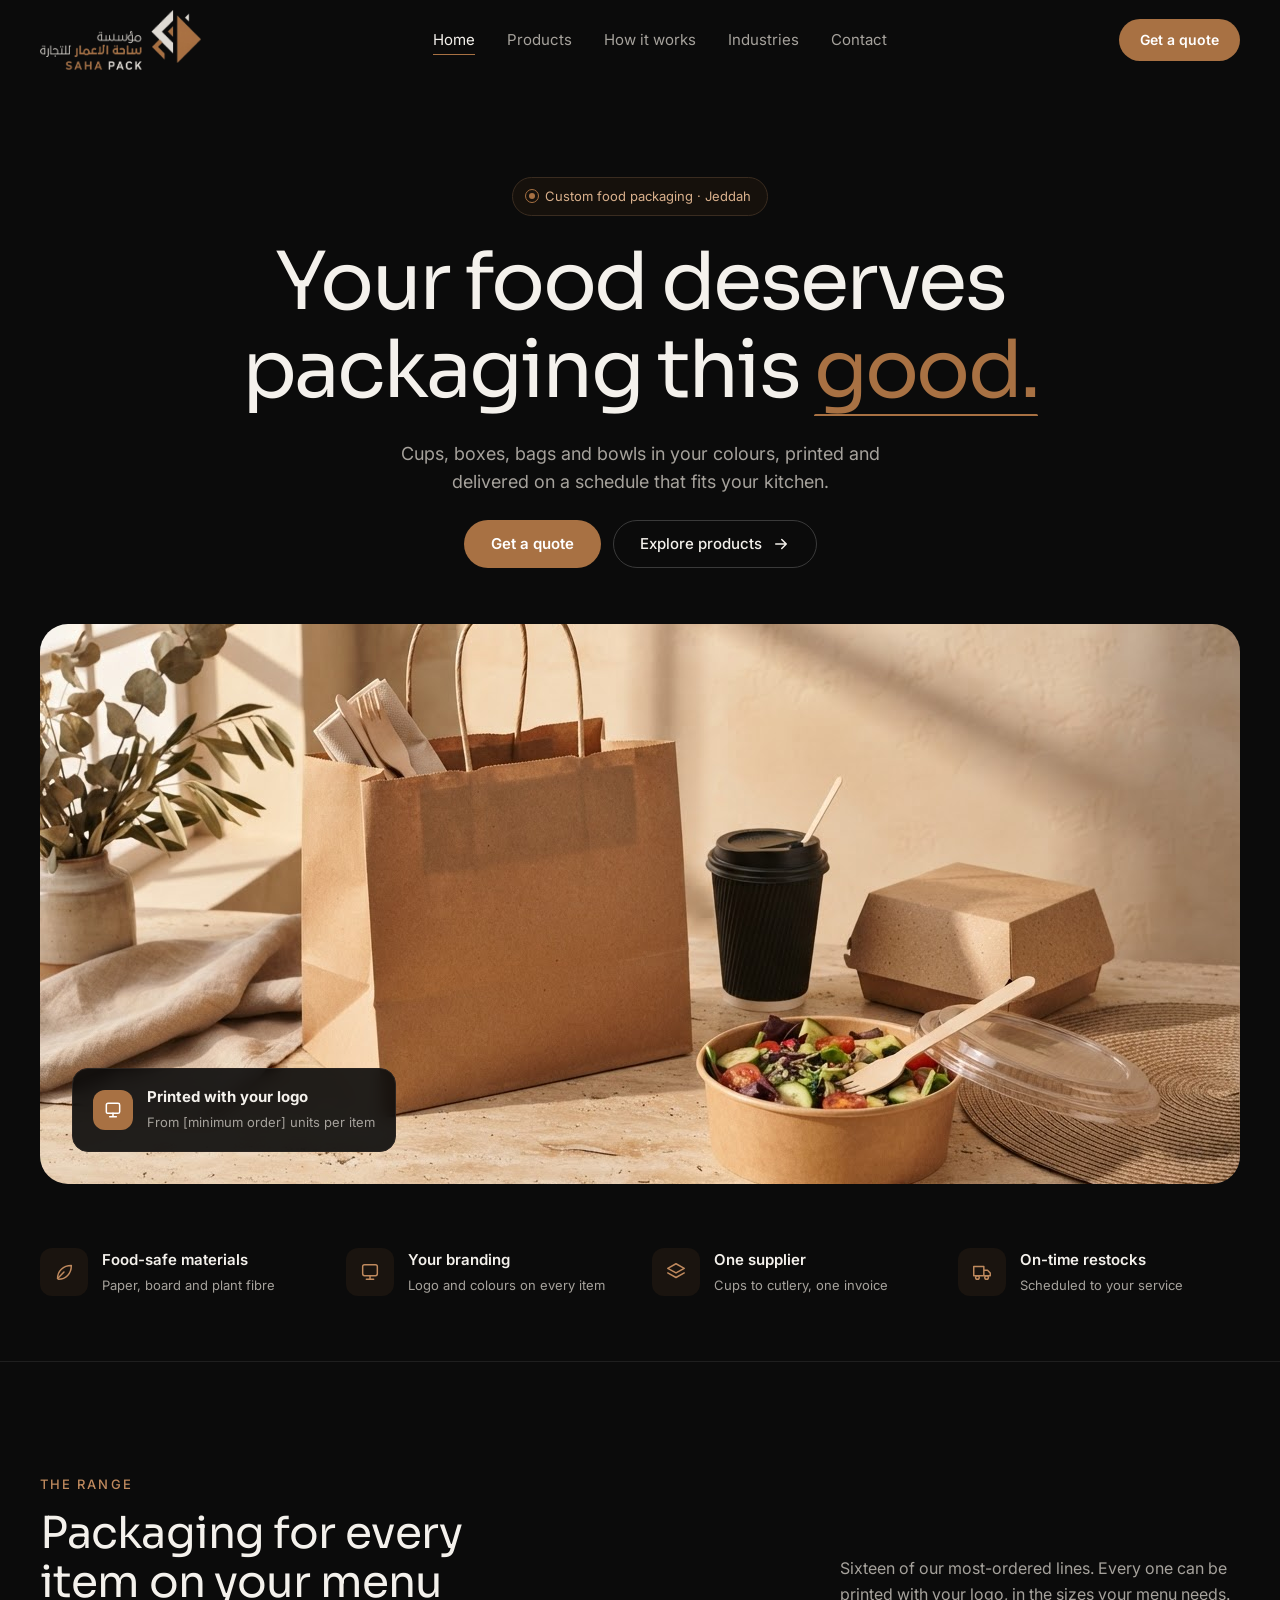
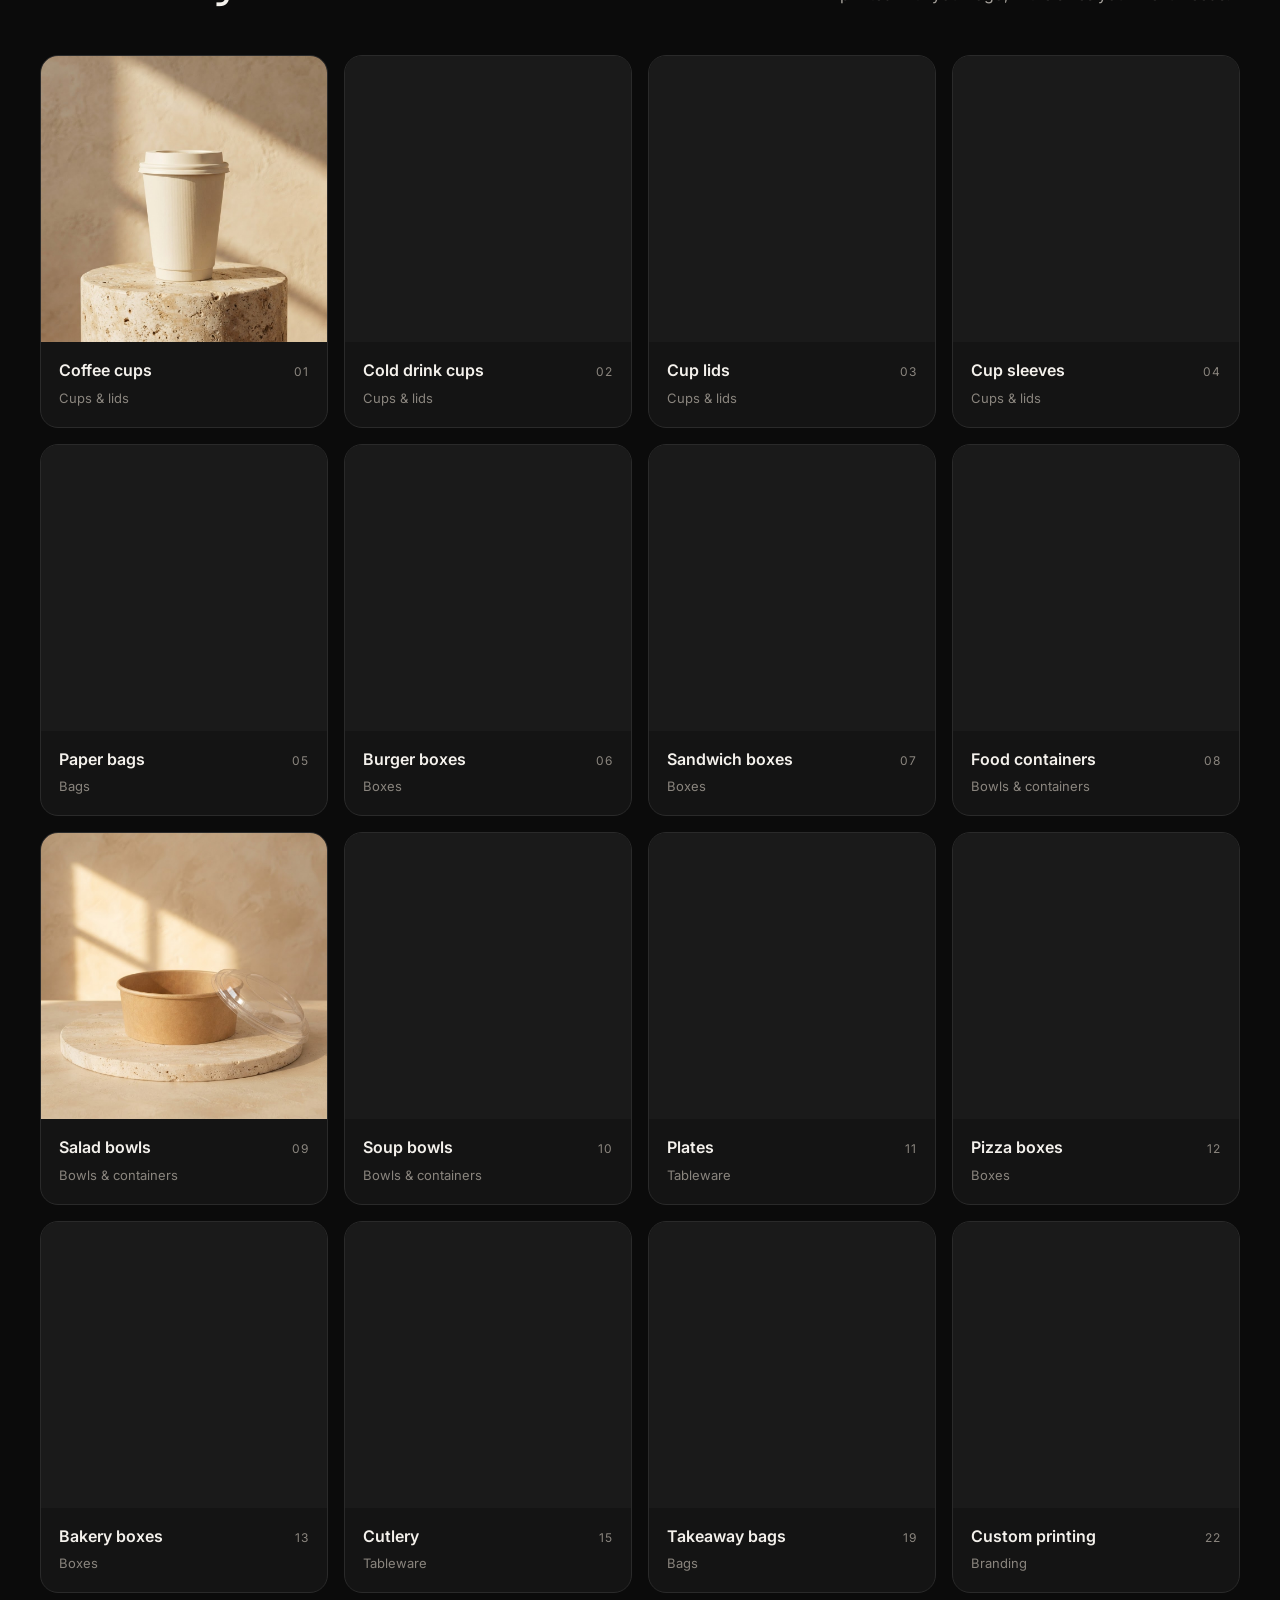
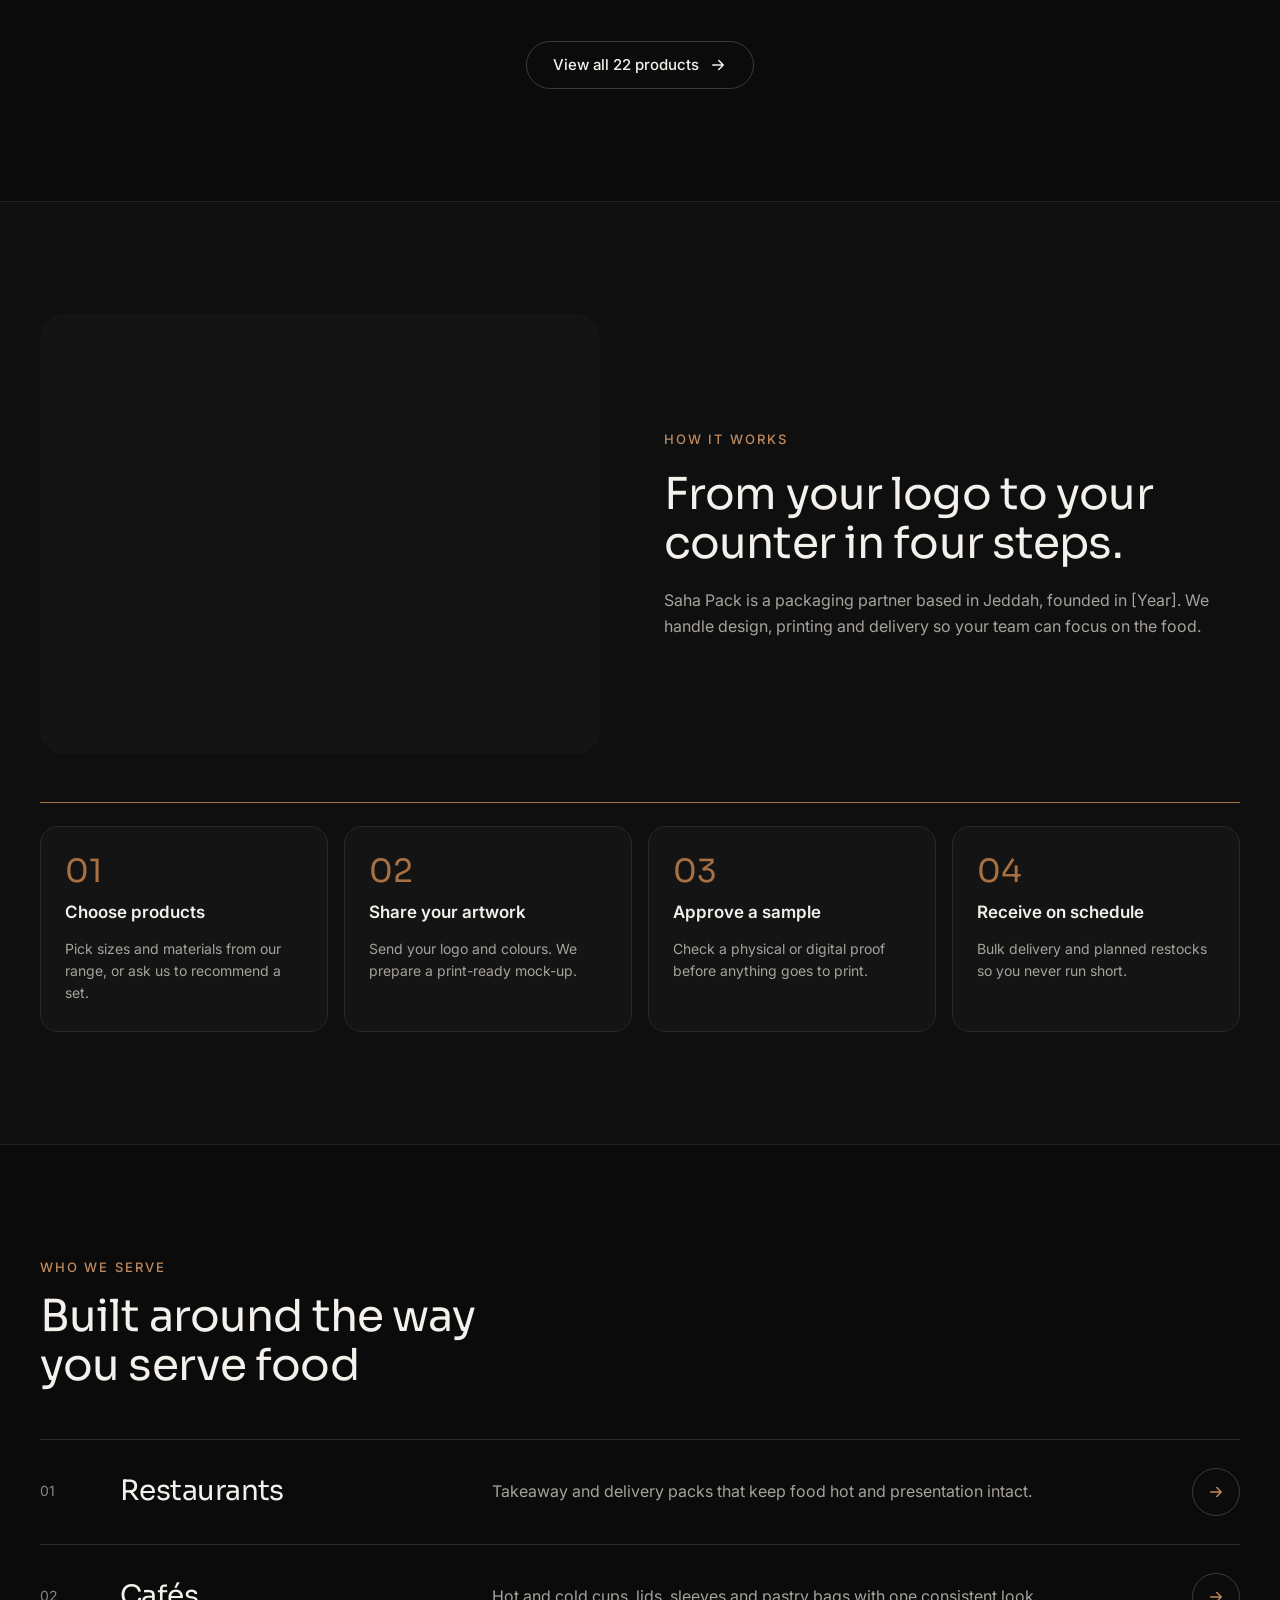
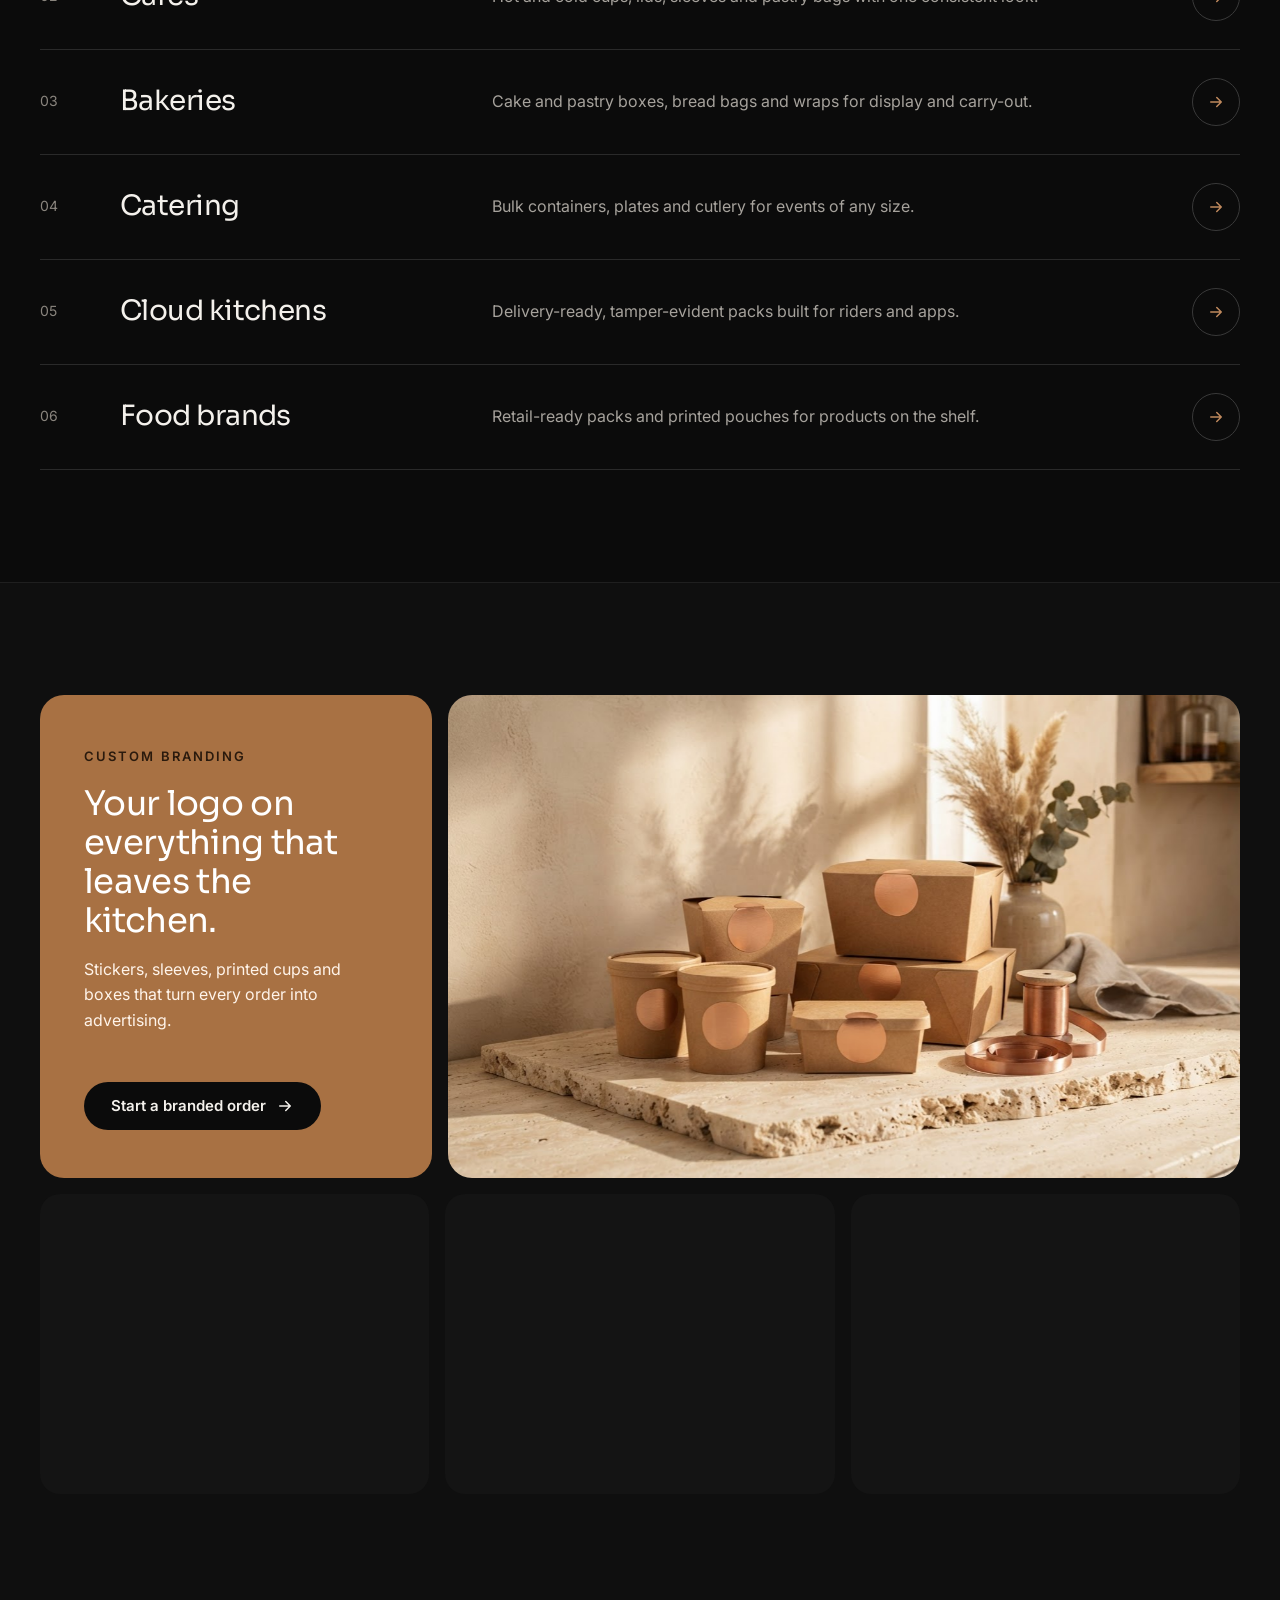
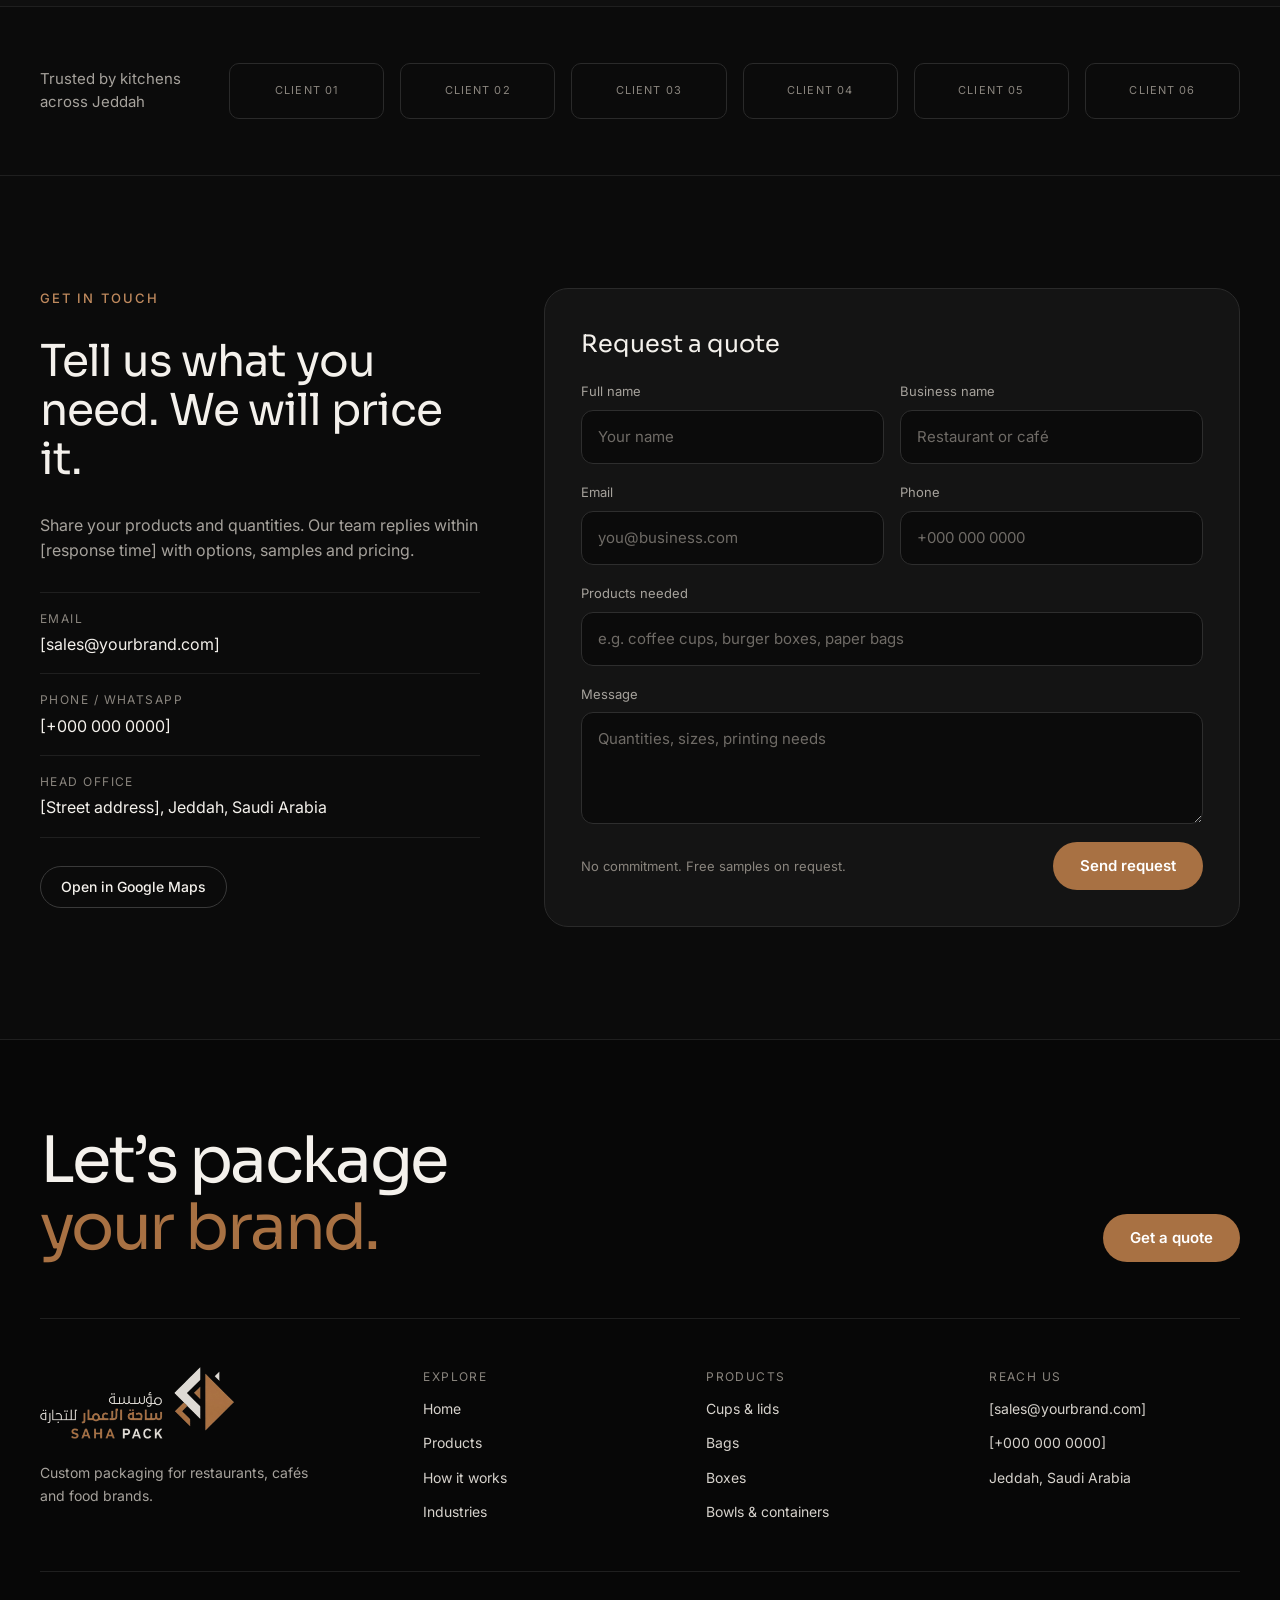
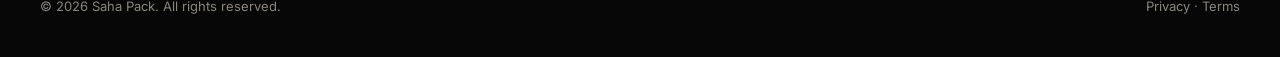
<file: index.html>
<!doctype html>
<html lang="en" class="no-js">
<head>
  <meta charset="utf-8">
  <meta name="viewport" content="width=device-width, initial-scale=1">
  <title>Saha Pack | Custom Food Packaging for Restaurants and Cafés</title>
  <meta name="description" content="Cups, boxes, bags and bowls for restaurants, cafés and food brands, printed with your branding and delivered on schedule.">
  <meta name="theme-color" content="#0b0b0b">
  <meta property="og:title" content="Saha Pack | Custom Food Packaging">
  <meta property="og:description" content="Cups, boxes, bags and bowls printed with your branding and delivered on schedule.">
  <meta property="og:image" content="/assets/img/hero.png">
  <link rel="icon" href="/assets/favicon.svg" type="image/svg+xml">
  <link rel="preconnect" href="https://fonts.googleapis.com">
  <link rel="preconnect" href="https://fonts.gstatic.com" crossorigin>
  <link href="https://fonts.googleapis.com/css2?family=Inter:wght@400;500;600&family=Sora:wght@400;600&display=swap" rel="stylesheet">
  <link rel="preload" as="image" href="/assets/img/hero.png">
  <link rel="stylesheet" href="/assets/css/styles.css">
</head>
<body>
  <a class="skip-link" href="#main">Skip to content</a>

  <header class="site-header">
    <div class="container nav-bar">
      <a class="logo" href="/" aria-label="Saha Pack, home">
        <img class="logo__img" src="/assets/img/logo.webp" width="734" height="273" alt="Saha Pack">
      </a>
      <nav aria-label="Main">
        <ul class="nav-links">
          <li><a href="/" aria-current="page">Home</a></li>
          <li><a href="/products">Products</a></li>
          <li><a href="/#how">How it works</a></li>
          <li><a href="/#industries">Industries</a></li>
          <li><a href="/#contact">Contact</a></li>
        </ul>
      </nav>
      <div class="nav-cta">
        <a class="btn btn--primary btn--sm" href="/#contact">Get a quote</a>
        <button class="menu-toggle" type="button" aria-label="Open menu" aria-expanded="false" aria-controls="mobile-menu"><span></span></button>
      </div>
    </div>
  </header>

  <div class="mobile-menu" id="mobile-menu">
    <a href="/">Home</a>
    <a href="/products">Products</a>
    <a href="/#how">How it works</a>
    <a href="/#industries">Industries</a>
    <a href="/#contact">Contact</a>
    <a class="btn btn--primary" href="/#contact">Get a quote</a>
  </div>

  <main id="main">

    <!-- Hero -->
    <section class="hero">
      <div class="container">
        <div class="hero__copy">
          <span class="tag fade-in"><span class="tag__dot" aria-hidden="true"></span>Custom food packaging · Jeddah</span>
          <h1 class="hero__title">
            <span class="line"><span>Your food deserves</span></span>
            <span class="line"><span>packaging this <span class="underline">good.</span></span></span>
          </h1>
          <p class="hero__lead fade-in d1">Cups, boxes, bags and bowls in your colours, printed and delivered on a schedule that fits your kitchen.</p>
          <div class="hero__actions fade-in d2">
            <a class="btn btn--primary" href="#contact">Get a quote</a>
            <a class="btn btn--ghost" href="/products">Explore products
              <svg class="icon" viewBox="0 0 24 24" fill="none" stroke="currentColor" stroke-width="2" stroke-linecap="round" stroke-linejoin="round" aria-hidden="true"><path d="M5 12h14M13 6l6 6-6 6"/></svg>
            </a>
          </div>
        </div>

        <div class="hero__media fade-in d3">
          <div class="hero__frame">
            <img src="/assets/img/hero.png" width="4800" height="3584" alt="Kraft takeaway bag, black coffee cup, burger box and salad bowl on a stone counter in warm sunlight" fetchpriority="high">
          </div>
          <div class="float-card">
            <span class="float-card__icon" aria-hidden="true">
              <svg width="20" height="20" viewBox="0 0 24 24" fill="none" stroke="#fff" stroke-width="1.8" stroke-linecap="round" stroke-linejoin="round"><rect x="4" y="4" width="16" height="12" rx="2"/><path d="M8 20h8M12 16v4"/></svg>
            </span>
            <span><strong>Printed with your logo</strong><small>From [minimum order] units per item</small></span>
          </div>
        </div>
      </div>
    </section>

    <!-- Values -->
    <section class="values" aria-label="Why Saha Pack">
      <div class="container values__grid" data-reveal-group>
        <div class="value" data-reveal>
          <span class="value__icon" aria-hidden="true"><svg viewBox="0 0 24 24" fill="none" stroke="currentColor" stroke-width="1.6" stroke-linecap="round" stroke-linejoin="round"><path pathLength="1" d="M5 19c0-8 6-14 15-14 0 9-6 15-14 15"/><path pathLength="1" d="M5 19l7-7"/></svg></span>
          <span><strong>Food-safe materials</strong><small>Paper, board and plant fibre</small></span>
        </div>
        <div class="value" data-reveal>
          <span class="value__icon" aria-hidden="true"><svg viewBox="0 0 24 24" fill="none" stroke="currentColor" stroke-width="1.6" stroke-linecap="round" stroke-linejoin="round"><rect pathLength="1" x="4" y="4" width="16" height="12" rx="2"/><path pathLength="1" d="M8 20h8M12 16v4"/></svg></span>
          <span><strong>Your branding</strong><small>Logo and colours on every item</small></span>
        </div>
        <div class="value" data-reveal>
          <span class="value__icon" aria-hidden="true"><svg viewBox="0 0 24 24" fill="none" stroke="currentColor" stroke-width="1.6" stroke-linecap="round" stroke-linejoin="round"><path pathLength="1" d="M12 3l9 5-9 5-9-5z"/><path pathLength="1" d="M3 13l9 5 9-5"/></svg></span>
          <span><strong>One supplier</strong><small>Cups to cutlery, one invoice</small></span>
        </div>
        <div class="value" data-reveal>
          <span class="value__icon" aria-hidden="true"><svg viewBox="0 0 24 24" fill="none" stroke="currentColor" stroke-width="1.6" stroke-linecap="round" stroke-linejoin="round"><path pathLength="1" d="M3 6h11v10H3zM14 10h4l3 3v3h-7"/><circle pathLength="1" cx="7" cy="18" r="2"/><circle pathLength="1" cx="17" cy="18" r="2"/></svg></span>
          <span><strong>On-time restocks</strong><small>Scheduled to your service</small></span>
        </div>
      </div>
    </section>

    <!-- Products -->
    <section class="section" id="products" aria-labelledby="products-title">
      <div class="container">
        <div class="section-head">
          <div data-reveal>
            <span class="eyebrow">The range</span>
            <h2 class="h2" id="products-title">Packaging for every<br>item on your menu</h2>
          </div>
          <p class="lead" data-reveal>Sixteen of our most-ordered lines. Every one can be printed with your logo, in the sizes your menu needs.</p>
        </div>

        <div class="product-grid" data-reveal-group>
          <a class="card" href="/products" data-reveal><div class="card__media"><img src="/assets/img/coffee-cups.png" width="4096" height="4096" loading="lazy" decoding="async" alt="Cream double-wall coffee cup with lid"></div><span class="card__go" aria-hidden="true"><svg viewBox="0 0 24 24" fill="none" stroke="currentColor" stroke-width="2" stroke-linecap="round" stroke-linejoin="round"><path d="M5 12h14M13 6l6 6-6 6"/></svg></span><div class="card__info"><div class="card__row"><span class="card__name">Coffee cups</span><span class="card__num">01</span></div><span class="card__cat">Cups &amp; lids</span></div></a>
          <a class="card" href="/products" data-reveal><div class="card__media"><img src="/assets/img/cold-drink-cups.png" width="4096" height="4096" loading="lazy" decoding="async" alt="Clear cold drink cup with iced latte and straw"></div><span class="card__go" aria-hidden="true"><svg viewBox="0 0 24 24" fill="none" stroke="currentColor" stroke-width="2" stroke-linecap="round" stroke-linejoin="round"><path d="M5 12h14M13 6l6 6-6 6"/></svg></span><div class="card__info"><div class="card__row"><span class="card__name">Cold drink cups</span><span class="card__num">02</span></div><span class="card__cat">Cups &amp; lids</span></div></a>
          <a class="card" href="/products" data-reveal><div class="card__media"><img src="/assets/img/cup-lids.png" width="4096" height="4096" loading="lazy" decoding="async" alt="Stack of black sip lids beside white lids"></div><span class="card__go" aria-hidden="true"><svg viewBox="0 0 24 24" fill="none" stroke="currentColor" stroke-width="2" stroke-linecap="round" stroke-linejoin="round"><path d="M5 12h14M13 6l6 6-6 6"/></svg></span><div class="card__info"><div class="card__row"><span class="card__name">Cup lids</span><span class="card__num">03</span></div><span class="card__cat">Cups &amp; lids</span></div></a>
          <a class="card" href="/products" data-reveal><div class="card__media"><img src="/assets/img/cup-sleeves.png" width="4096" height="4096" loading="lazy" decoding="async" alt="Kraft corrugated cup sleeves"></div><span class="card__go" aria-hidden="true"><svg viewBox="0 0 24 24" fill="none" stroke="currentColor" stroke-width="2" stroke-linecap="round" stroke-linejoin="round"><path d="M5 12h14M13 6l6 6-6 6"/></svg></span><div class="card__info"><div class="card__row"><span class="card__name">Cup sleeves</span><span class="card__num">04</span></div><span class="card__cat">Cups &amp; lids</span></div></a>
          <a class="card" href="/products" data-reveal><div class="card__media"><img src="/assets/img/paper-bags.png" width="4096" height="4096" loading="lazy" decoding="async" alt="Kraft paper bag with flat handles"></div><span class="card__go" aria-hidden="true"><svg viewBox="0 0 24 24" fill="none" stroke="currentColor" stroke-width="2" stroke-linecap="round" stroke-linejoin="round"><path d="M5 12h14M13 6l6 6-6 6"/></svg></span><div class="card__info"><div class="card__row"><span class="card__name">Paper bags</span><span class="card__num">05</span></div><span class="card__cat">Bags</span></div></a>
          <a class="card" href="/products" data-reveal><div class="card__media"><img src="/assets/img/burger-boxes.png" width="4096" height="4096" loading="lazy" decoding="async" alt="Kraft clamshell burger box"></div><span class="card__go" aria-hidden="true"><svg viewBox="0 0 24 24" fill="none" stroke="currentColor" stroke-width="2" stroke-linecap="round" stroke-linejoin="round"><path d="M5 12h14M13 6l6 6-6 6"/></svg></span><div class="card__info"><div class="card__row"><span class="card__name">Burger boxes</span><span class="card__num">06</span></div><span class="card__cat">Boxes</span></div></a>
          <a class="card" href="/products" data-reveal><div class="card__media"><img src="/assets/img/sandwich-boxes.png" width="4096" height="4096" loading="lazy" decoding="async" alt="Kraft sandwich wedge box with window"></div><span class="card__go" aria-hidden="true"><svg viewBox="0 0 24 24" fill="none" stroke="currentColor" stroke-width="2" stroke-linecap="round" stroke-linejoin="round"><path d="M5 12h14M13 6l6 6-6 6"/></svg></span><div class="card__info"><div class="card__row"><span class="card__name">Sandwich boxes</span><span class="card__num">07</span></div><span class="card__cat">Boxes</span></div></a>
          <a class="card" href="/products" data-reveal><div class="card__media"><img src="/assets/img/food-containers.png" width="4096" height="4096" loading="lazy" decoding="async" alt="Two stacked kraft food containers with lids"></div><span class="card__go" aria-hidden="true"><svg viewBox="0 0 24 24" fill="none" stroke="currentColor" stroke-width="2" stroke-linecap="round" stroke-linejoin="round"><path d="M5 12h14M13 6l6 6-6 6"/></svg></span><div class="card__info"><div class="card__row"><span class="card__name">Food containers</span><span class="card__num">08</span></div><span class="card__cat">Bowls &amp; containers</span></div></a>
          <a class="card" href="/products" data-reveal><div class="card__media"><img src="/assets/img/salad-bowls.png" width="4096" height="4096" loading="lazy" decoding="async" alt="Kraft salad bowl with clear lid"></div><span class="card__go" aria-hidden="true"><svg viewBox="0 0 24 24" fill="none" stroke="currentColor" stroke-width="2" stroke-linecap="round" stroke-linejoin="round"><path d="M5 12h14M13 6l6 6-6 6"/></svg></span><div class="card__info"><div class="card__row"><span class="card__name">Salad bowls</span><span class="card__num">09</span></div><span class="card__cat">Bowls &amp; containers</span></div></a>
          <a class="card" href="/products" data-reveal><div class="card__media"><img src="/assets/img/soup-bowls.png" width="4096" height="4096" loading="lazy" decoding="async" alt="Kraft soup bowl with fitted lid"></div><span class="card__go" aria-hidden="true"><svg viewBox="0 0 24 24" fill="none" stroke="currentColor" stroke-width="2" stroke-linecap="round" stroke-linejoin="round"><path d="M5 12h14M13 6l6 6-6 6"/></svg></span><div class="card__info"><div class="card__row"><span class="card__name">Soup bowls</span><span class="card__num">10</span></div><span class="card__cat">Bowls &amp; containers</span></div></a>
          <a class="card" href="/products" data-reveal><div class="card__media"><img src="/assets/img/plates.png" width="4096" height="4096" loading="lazy" decoding="async" alt="Stack of plant-fibre plates"></div><span class="card__go" aria-hidden="true"><svg viewBox="0 0 24 24" fill="none" stroke="currentColor" stroke-width="2" stroke-linecap="round" stroke-linejoin="round"><path d="M5 12h14M13 6l6 6-6 6"/></svg></span><div class="card__info"><div class="card__row"><span class="card__name">Plates</span><span class="card__num">11</span></div><span class="card__cat">Tableware</span></div></a>
          <a class="card" href="/products" data-reveal><div class="card__media"><img src="/assets/img/pizza-boxes.png" width="4096" height="4096" loading="lazy" decoding="async" alt="Two stacked kraft pizza boxes"></div><span class="card__go" aria-hidden="true"><svg viewBox="0 0 24 24" fill="none" stroke="currentColor" stroke-width="2" stroke-linecap="round" stroke-linejoin="round"><path d="M5 12h14M13 6l6 6-6 6"/></svg></span><div class="card__info"><div class="card__row"><span class="card__name">Pizza boxes</span><span class="card__num">12</span></div><span class="card__cat">Boxes</span></div></a>
          <a class="card" href="/products" data-reveal><div class="card__media"><img src="/assets/img/bakery-boxes.png" width="4096" height="4096" loading="lazy" decoding="async" alt="Kraft bakery box with window showing croissants"></div><span class="card__go" aria-hidden="true"><svg viewBox="0 0 24 24" fill="none" stroke="currentColor" stroke-width="2" stroke-linecap="round" stroke-linejoin="round"><path d="M5 12h14M13 6l6 6-6 6"/></svg></span><div class="card__info"><div class="card__row"><span class="card__name">Bakery boxes</span><span class="card__num">13</span></div><span class="card__cat">Boxes</span></div></a>
          <a class="card" href="/products" data-reveal><div class="card__media"><img src="/assets/img/cutlery.png" width="4096" height="4096" loading="lazy" decoding="async" alt="Wooden fork, knife and spoon"></div><span class="card__go" aria-hidden="true"><svg viewBox="0 0 24 24" fill="none" stroke="currentColor" stroke-width="2" stroke-linecap="round" stroke-linejoin="round"><path d="M5 12h14M13 6l6 6-6 6"/></svg></span><div class="card__info"><div class="card__row"><span class="card__name">Cutlery</span><span class="card__num">15</span></div><span class="card__cat">Tableware</span></div></a>
          <a class="card" href="/products" data-reveal><div class="card__media"><img src="/assets/img/takeaway-bags.png" width="4096" height="4096" loading="lazy" decoding="async" alt="Two kraft takeaway bags with twisted handles"></div><span class="card__go" aria-hidden="true"><svg viewBox="0 0 24 24" fill="none" stroke="currentColor" stroke-width="2" stroke-linecap="round" stroke-linejoin="round"><path d="M5 12h14M13 6l6 6-6 6"/></svg></span><div class="card__info"><div class="card__row"><span class="card__name">Takeaway bags</span><span class="card__num">19</span></div><span class="card__cat">Bags</span></div></a>
          <a class="card" href="/products" data-reveal><div class="card__media"><img src="/assets/img/custom-printing.png" width="4096" height="4096" loading="lazy" decoding="async" alt="Black cup, gift box and kraft pouch with copper seals"></div><span class="card__go" aria-hidden="true"><svg viewBox="0 0 24 24" fill="none" stroke="currentColor" stroke-width="2" stroke-linecap="round" stroke-linejoin="round"><path d="M5 12h14M13 6l6 6-6 6"/></svg></span><div class="card__info"><div class="card__row"><span class="card__name">Custom printing</span><span class="card__num">22</span></div><span class="card__cat">Branding</span></div></a>
        </div>

        <div class="center">
          <a class="btn btn--ghost" href="/products">View all 22 products
            <svg class="icon" viewBox="0 0 24 24" fill="none" stroke="currentColor" stroke-width="2" stroke-linecap="round" stroke-linejoin="round" aria-hidden="true"><path d="M5 12h14M13 6l6 6-6 6"/></svg>
          </a>
        </div>
      </div>
    </section>

    <!-- How it works -->
    <section class="section section--alt" id="how" aria-labelledby="how-title">
      <div class="container">
        <div class="how">
          <div class="how__photo photo photo--parallax" data-reveal>
            <img src="/assets/img/about.png" width="5056" height="3392" loading="lazy" decoding="async" alt="Takeaway order with coffee cups in a carrier on a café counter">
          </div>
          <div class="how__copy" data-reveal>
            <span class="eyebrow">How it works</span>
            <h2 class="h2" id="how-title">From your logo to your counter in four steps.</h2>
            <p class="lead">Saha Pack is a packaging partner based in Jeddah, founded in [Year]. We handle design, printing and delivery so your team can focus on the food.</p>
          </div>
        </div>

        <ol class="steps" data-observe data-reveal-group style="list-style:none;padding:0;margin-bottom:0;margin-top:72px">
          <li class="steps__track" aria-hidden="true"></li>
          <li class="step" data-reveal><span class="step__num">01</span><h3>Choose products</h3><p>Pick sizes and materials from our range, or ask us to recommend a set.</p></li>
          <li class="step" data-reveal><span class="step__num">02</span><h3>Share your artwork</h3><p>Send your logo and colours. We prepare a print-ready mock-up.</p></li>
          <li class="step" data-reveal><span class="step__num">03</span><h3>Approve a sample</h3><p>Check a physical or digital proof before anything goes to print.</p></li>
          <li class="step" data-reveal><span class="step__num">04</span><h3>Receive on schedule</h3><p>Bulk delivery and planned restocks so you never run short.</p></li>
        </ol>
      </div>
    </section>

    <!-- Industries -->
    <section class="section" id="industries" aria-labelledby="ind-title">
      <div class="container">
        <div class="section-head">
          <div data-reveal>
            <span class="eyebrow">Who we serve</span>
            <h2 class="h2" id="ind-title">Built around the way<br>you serve food</h2>
          </div>
        </div>
        <div class="ind-list" data-reveal-group>
          <a class="ind-row" href="#contact" data-reveal><span class="ind-row__num">01</span><span class="ind-row__title">Restaurants</span><span class="ind-row__desc">Takeaway and delivery packs that keep food hot and presentation intact.</span><span class="ind-row__arrow" aria-hidden="true"><svg viewBox="0 0 24 24" fill="none" stroke="currentColor" stroke-width="2" stroke-linecap="round" stroke-linejoin="round"><path d="M5 12h14M13 6l6 6-6 6"/></svg></span></a>
          <a class="ind-row" href="#contact" data-reveal><span class="ind-row__num">02</span><span class="ind-row__title">Cafés</span><span class="ind-row__desc">Hot and cold cups, lids, sleeves and pastry bags with one consistent look.</span><span class="ind-row__arrow" aria-hidden="true"><svg viewBox="0 0 24 24" fill="none" stroke="currentColor" stroke-width="2" stroke-linecap="round" stroke-linejoin="round"><path d="M5 12h14M13 6l6 6-6 6"/></svg></span></a>
          <a class="ind-row" href="#contact" data-reveal><span class="ind-row__num">03</span><span class="ind-row__title">Bakeries</span><span class="ind-row__desc">Cake and pastry boxes, bread bags and wraps for display and carry-out.</span><span class="ind-row__arrow" aria-hidden="true"><svg viewBox="0 0 24 24" fill="none" stroke="currentColor" stroke-width="2" stroke-linecap="round" stroke-linejoin="round"><path d="M5 12h14M13 6l6 6-6 6"/></svg></span></a>
          <a class="ind-row" href="#contact" data-reveal><span class="ind-row__num">04</span><span class="ind-row__title">Catering</span><span class="ind-row__desc">Bulk containers, plates and cutlery for events of any size.</span><span class="ind-row__arrow" aria-hidden="true"><svg viewBox="0 0 24 24" fill="none" stroke="currentColor" stroke-width="2" stroke-linecap="round" stroke-linejoin="round"><path d="M5 12h14M13 6l6 6-6 6"/></svg></span></a>
          <a class="ind-row" href="#contact" data-reveal><span class="ind-row__num">05</span><span class="ind-row__title">Cloud kitchens</span><span class="ind-row__desc">Delivery-ready, tamper-evident packs built for riders and apps.</span><span class="ind-row__arrow" aria-hidden="true"><svg viewBox="0 0 24 24" fill="none" stroke="currentColor" stroke-width="2" stroke-linecap="round" stroke-linejoin="round"><path d="M5 12h14M13 6l6 6-6 6"/></svg></span></a>
          <a class="ind-row" href="#contact" data-reveal><span class="ind-row__num">06</span><span class="ind-row__title">Food brands</span><span class="ind-row__desc">Retail-ready packs and printed pouches for products on the shelf.</span><span class="ind-row__arrow" aria-hidden="true"><svg viewBox="0 0 24 24" fill="none" stroke="currentColor" stroke-width="2" stroke-linecap="round" stroke-linejoin="round"><path d="M5 12h14M13 6l6 6-6 6"/></svg></span></a>
        </div>
      </div>
    </section>

    <!-- Custom branding -->
    <section class="section section--alt" aria-labelledby="brand-title">
      <div class="container">
        <div class="brand-top">
          <div class="brand-card" data-reveal>
            <div>
              <span class="eyebrow">Custom branding</span>
              <h2 id="brand-title">Your logo on everything that leaves the kitchen.</h2>
              <p>Stickers, sleeves, printed cups and boxes that turn every order into advertising.</p>
            </div>
            <a class="btn btn--dark" href="#contact">Start a branded order
              <svg class="icon" viewBox="0 0 24 24" fill="none" stroke="currentColor" stroke-width="2" stroke-linecap="round" stroke-linejoin="round" aria-hidden="true"><path d="M5 12h14M13 6l6 6-6 6"/></svg>
            </a>
          </div>
          <div class="photo photo--parallax" data-reveal>
            <img src="/assets/img/branded-set.png" width="5056" height="3392" loading="lazy" decoding="async" alt="Kraft boxes and soup cups sealed with copper stickers, with a spool of copper ribbon">
          </div>
        </div>
        <div class="brand-row" data-reveal-group>
          <div class="photo" data-reveal><img src="/assets/img/cup-stacks.png" width="4096" height="4096" loading="lazy" decoding="async" alt="Two stacks of cream ripple coffee cups"></div>
          <div class="photo" data-reveal><img src="/assets/img/pastry-box.png" width="4096" height="4096" loading="lazy" decoding="async" alt="Open kraft box of pastries with twine"></div>
          <div class="photo" data-reveal><img src="/assets/img/delivery-order.png" width="5056" height="3392" loading="lazy" decoding="async" alt="Sealed kraft bag and two iced coffees in a carrier"></div>
        </div>
      </div>
    </section>

    <!-- Clients -->
    <section class="clients" aria-label="Clients">
      <div class="container clients__inner">
        <p class="clients__label">Trusted by kitchens<br>across Jeddah</p>
        <div class="clients__logos" data-reveal-group>
          <div class="client" data-reveal>CLIENT 01</div>
          <div class="client" data-reveal>CLIENT 02</div>
          <div class="client" data-reveal>CLIENT 03</div>
          <div class="client" data-reveal>CLIENT 04</div>
          <div class="client" data-reveal>CLIENT 05</div>
          <div class="client" data-reveal>CLIENT 06</div>
        </div>
      </div>
    </section>

    <!-- Contact -->
    <section class="section" id="contact" aria-labelledby="contact-title">
      <div class="container contact">
        <div class="contact__copy" data-reveal>
          <span class="eyebrow">Get in touch</span>
          <h2 class="h2" id="contact-title">Tell us what you need. We will price it.</h2>
          <p class="lead">Share your products and quantities. Our team replies within [response time] with options, samples and pricing.</p>
          <dl class="details" style="margin:0">
            <div><dt>Email</dt><dd><a href="mailto:sales@yourbrand.com">[sales@yourbrand.com]</a></dd></div>
            <div><dt>Phone / WhatsApp</dt><dd>[+000 000 0000]</dd></div>
            <div><dt>Head office</dt><dd>[Street address], Jeddah, Saudi Arabia</dd></div>
          </dl>
          <a class="btn btn--ghost btn--sm" href="#" style="align-self:flex-start">Open in Google Maps</a>
        </div>

        <form class="form" data-quote-form novalidate data-reveal>
          <h3>Request a quote</h3>
          <div class="field"><label for="f-name">Full name</label><input id="f-name" name="Name" type="text" autocomplete="name" placeholder="Your name" required></div>
          <div class="field"><label for="f-biz">Business name</label><input id="f-biz" name="Business" type="text" autocomplete="organization" placeholder="Restaurant or café"></div>
          <div class="field"><label for="f-email">Email</label><input id="f-email" name="Email" type="email" autocomplete="email" placeholder="you@business.com" required></div>
          <div class="field"><label for="f-phone">Phone</label><input id="f-phone" name="Phone" type="tel" autocomplete="tel" placeholder="+000 000 0000"></div>
          <div class="field field--full"><label for="f-products">Products needed</label><input id="f-products" name="Products" type="text" placeholder="e.g. coffee cups, burger boxes, paper bags" required></div>
          <div class="field field--full"><label for="f-msg">Message</label><textarea id="f-msg" name="Message" placeholder="Quantities, sizes, printing needs"></textarea></div>
          <div class="form__foot">
            <span class="form__note">No commitment. Free samples on request.</span>
            <button class="btn btn--primary" type="submit">
              <svg class="spinner" viewBox="0 0 24 24" fill="none" stroke="currentColor" stroke-width="2.4" stroke-linecap="round" aria-hidden="true"><path d="M12 3a9 9 0 1 0 9 9"/></svg>
              <svg class="check" viewBox="0 0 24 24" fill="none" stroke="currentColor" stroke-width="2.4" stroke-linecap="round" stroke-linejoin="round" aria-hidden="true"><path d="M5 12l5 5 9-10"/></svg>
              <span class="btn__label">Send request</span>
            </button>
          </div>
        </form>
      </div>
    </section>
  </main>

  <footer class="site-footer">
    <div class="container">
      <div class="footer-cta" data-reveal>
        <h2>Let’s package<br><span>your brand.</span></h2>
        <a class="btn btn--primary" href="/#contact">Get a quote</a>
      </div>
      <div class="footer-grid">
        <div>
          <a class="logo" href="/" aria-label="Saha Pack, home"><img class="logo__img" src="/assets/img/logo.webp" width="734" height="273" alt="Saha Pack"></a>
          <p>Custom packaging for restaurants, cafés and food brands.</p>
        </div>
        <nav class="footer-col" aria-label="Explore">
          <span class="label-sm">Explore</span>
          <a href="/">Home</a><a href="/products">Products</a><a href="/#how">How it works</a><a href="/#industries">Industries</a>
        </nav>
        <nav class="footer-col" aria-label="Product categories">
          <span class="label-sm">Products</span>
          <a href="/products">Cups &amp; lids</a><a href="/products">Bags</a><a href="/products">Boxes</a><a href="/products">Bowls &amp; containers</a>
        </nav>
        <div class="footer-col">
          <span class="label-sm">Reach us</span>
          <a href="mailto:sales@yourbrand.com">[sales@yourbrand.com]</a><span>[+000 000 0000]</span><span>Jeddah, Saudi Arabia</span>
        </div>
      </div>
      <div class="footer-bottom">
        <span>© <span data-year>2026</span> Saha Pack. All rights reserved.</span>
        <span>Privacy · Terms</span>
      </div>
    </div>
  </footer>

  <script src="/assets/js/main.js" defer></script>
</body>
</html>
</file>
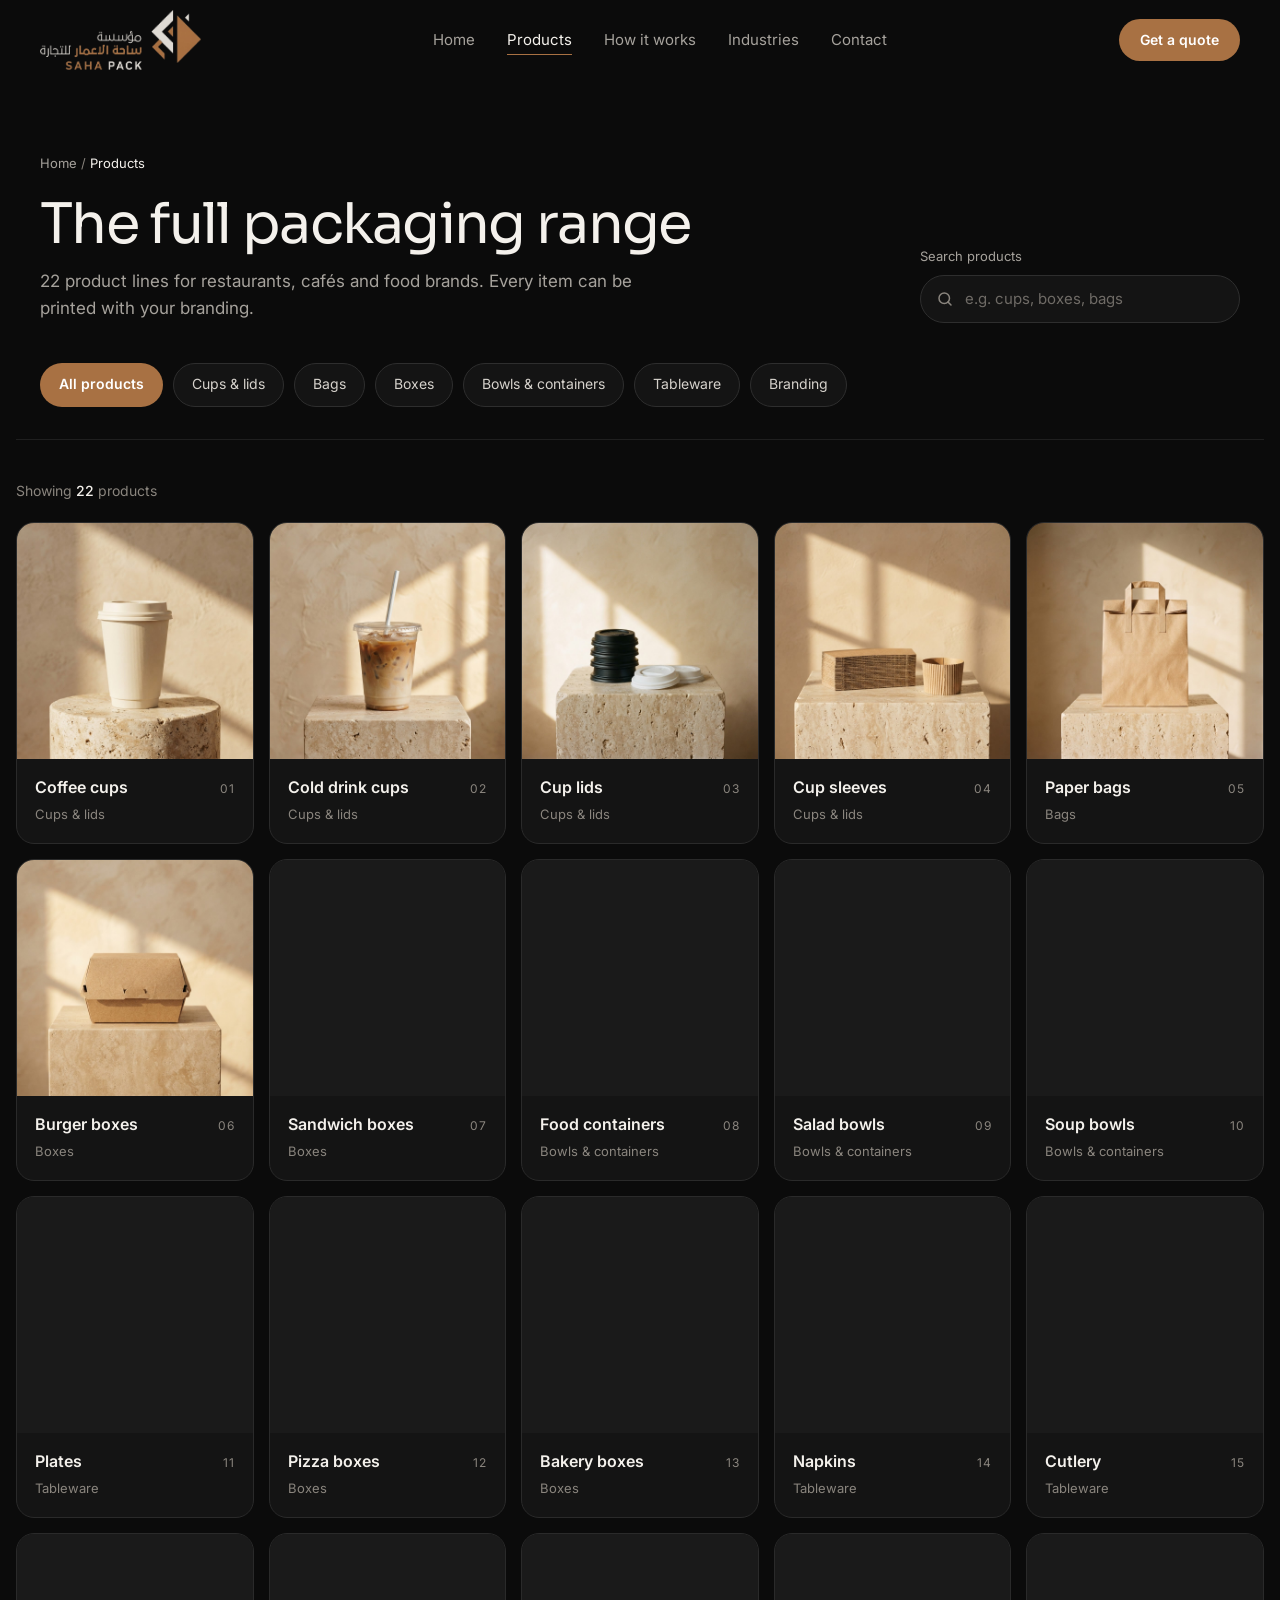
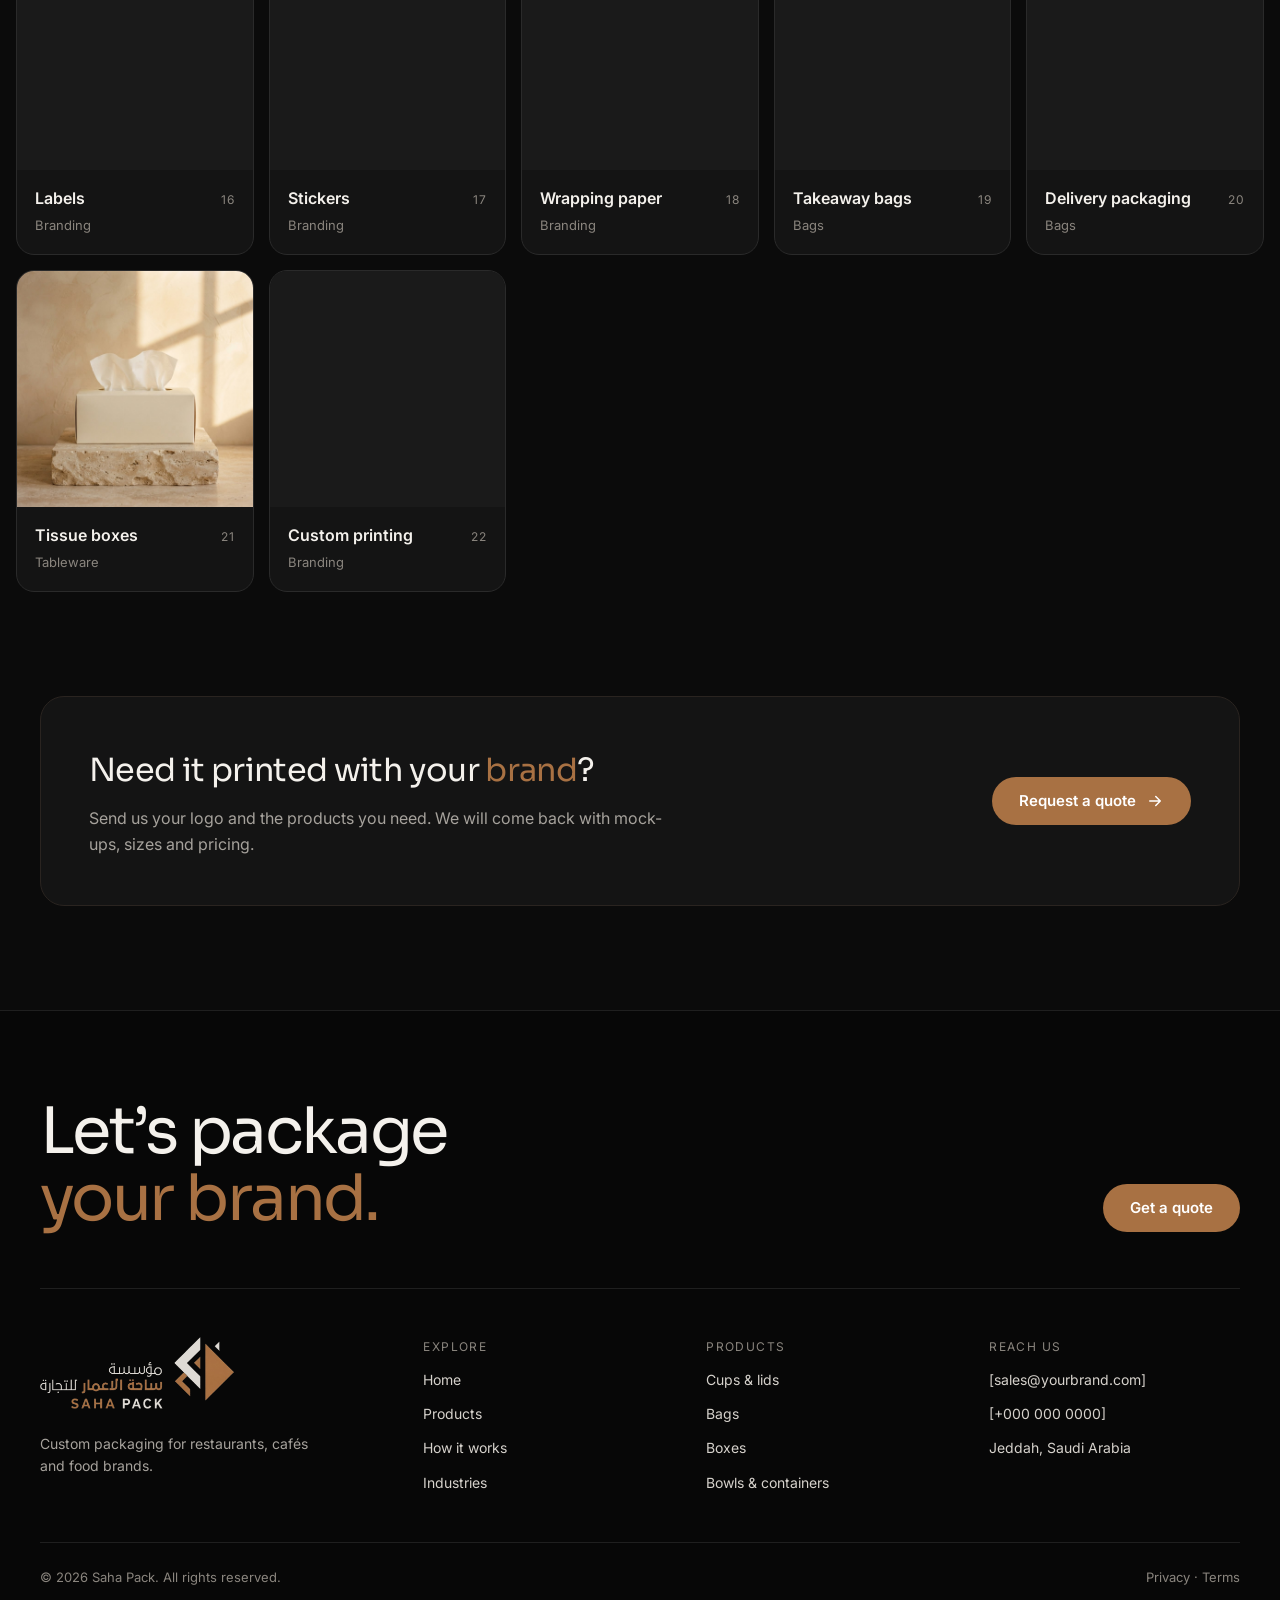
<file: products.html>
<!doctype html>
<html lang="en" class="no-js">
<head>
  <meta charset="utf-8">
  <meta name="viewport" content="width=device-width, initial-scale=1">
  <title>Products | Saha Pack</title>
  <meta name="description" content="The full Saha Pack range: cups, lids, bags, boxes, bowls, tableware and branded packaging for food businesses.">
  <meta name="theme-color" content="#0b0b0b">
  <link rel="icon" href="/assets/favicon.svg" type="image/svg+xml">
  <link rel="preconnect" href="https://fonts.googleapis.com">
  <link rel="preconnect" href="https://fonts.gstatic.com" crossorigin>
  <link href="https://fonts.googleapis.com/css2?family=Inter:wght@400;500;600&family=Sora:wght@400;600&display=swap" rel="stylesheet">
  <link rel="stylesheet" href="/assets/css/styles.css">
</head>
<body>
  <a class="skip-link" href="#main">Skip to content</a>

  <header class="site-header">
    <div class="container nav-bar">
      <a class="logo" href="/" aria-label="Saha Pack, home">
        <img class="logo__img" src="/assets/img/logo.webp" width="734" height="273" alt="Saha Pack">
      </a>
      <nav aria-label="Main">
        <ul class="nav-links">
          <li><a href="/">Home</a></li>
          <li><a href="/products" aria-current="page">Products</a></li>
          <li><a href="/#how">How it works</a></li>
          <li><a href="/#industries">Industries</a></li>
          <li><a href="/#contact">Contact</a></li>
        </ul>
      </nav>
      <div class="nav-cta">
        <a class="btn btn--primary btn--sm" href="/#contact">Get a quote</a>
        <button class="menu-toggle" type="button" aria-label="Open menu" aria-expanded="false" aria-controls="mobile-menu"><span></span></button>
      </div>
    </div>
  </header>

  <div class="mobile-menu" id="mobile-menu">
    <a href="/">Home</a>
    <a href="/products">Products</a>
    <a href="/#how">How it works</a>
    <a href="/#industries">Industries</a>
    <a href="/#contact">Contact</a>
    <a class="btn btn--primary" href="/#contact">Get a quote</a>
  </div>

  <main id="main">
    <section class="page-head">
      <div class="container">
        <nav class="breadcrumb fade-in" aria-label="Breadcrumb"><a href="/">Home</a> / <span>Products</span></nav>
        <div class="page-head__row">
          <div class="fade-in d1">
            <h1>The full packaging range</h1>
            <p class="lead">22 product lines for restaurants, cafés and food brands. Every item can be printed with your branding.</p>
          </div>
          <div class="search fade-in d2">
            <label for="search">Search products</label>
            <div class="search__box">
              <svg viewBox="0 0 24 24" fill="none" stroke="currentColor" stroke-width="2" stroke-linecap="round" aria-hidden="true"><circle cx="11" cy="11" r="7"/><path d="M20 20l-4-4"/></svg>
              <input id="search" type="search" placeholder="e.g. cups, boxes, bags" autocomplete="off" data-search>
            </div>
          </div>
        </div>
      </div>
    </section>

    <div class="container filters-wrap fade-in d3">
      <div class="filters" role="group" aria-label="Filter by category" data-filters>
        <span class="filters__pill" aria-hidden="true"></span>
        <button class="chip" type="button" data-filter="all" aria-pressed="true">All products</button>
        <button class="chip" type="button" data-filter="cups" aria-pressed="false">Cups &amp; lids</button>
        <button class="chip" type="button" data-filter="bags" aria-pressed="false">Bags</button>
        <button class="chip" type="button" data-filter="boxes" aria-pressed="false">Boxes</button>
        <button class="chip" type="button" data-filter="bowls" aria-pressed="false">Bowls &amp; containers</button>
        <button class="chip" type="button" data-filter="tableware" aria-pressed="false">Tableware</button>
        <button class="chip" type="button" data-filter="branding" aria-pressed="false">Branding</button>
      </div>
    </div>

    <section class="results container" aria-label="Products">
      <p class="results__count" aria-live="polite">Showing <b data-count>22</b> products</p>
      <div class="product-grid product-grid--5" data-product-grid data-reveal>
        <a class="card" href="/#contact" data-cat="cups" data-name="coffee cups"><div class="card__media"><img src="/assets/img/coffee-cups.png" width="4096" height="4096" loading="lazy" decoding="async" alt="Cream double-wall coffee cup with lid"></div><span class="card__go" aria-hidden="true"><svg viewBox="0 0 24 24" fill="none" stroke="currentColor" stroke-width="2" stroke-linecap="round" stroke-linejoin="round"><path d="M5 12h14M13 6l6 6-6 6"/></svg></span><div class="card__info"><div class="card__row"><span class="card__name">Coffee cups</span><span class="card__num">01</span></div><span class="card__cat">Cups &amp; lids</span></div></a>
        <a class="card" href="/#contact" data-cat="cups" data-name="cold drink cups"><div class="card__media"><img src="/assets/img/cold-drink-cups.png" width="4096" height="4096" loading="lazy" decoding="async" alt="Clear cold drink cup with iced latte and straw"></div><span class="card__go" aria-hidden="true"><svg viewBox="0 0 24 24" fill="none" stroke="currentColor" stroke-width="2" stroke-linecap="round" stroke-linejoin="round"><path d="M5 12h14M13 6l6 6-6 6"/></svg></span><div class="card__info"><div class="card__row"><span class="card__name">Cold drink cups</span><span class="card__num">02</span></div><span class="card__cat">Cups &amp; lids</span></div></a>
        <a class="card" href="/#contact" data-cat="cups" data-name="cup lids"><div class="card__media"><img src="/assets/img/cup-lids.png" width="4096" height="4096" loading="lazy" decoding="async" alt="Stack of black sip lids beside white lids"></div><span class="card__go" aria-hidden="true"><svg viewBox="0 0 24 24" fill="none" stroke="currentColor" stroke-width="2" stroke-linecap="round" stroke-linejoin="round"><path d="M5 12h14M13 6l6 6-6 6"/></svg></span><div class="card__info"><div class="card__row"><span class="card__name">Cup lids</span><span class="card__num">03</span></div><span class="card__cat">Cups &amp; lids</span></div></a>
        <a class="card" href="/#contact" data-cat="cups" data-name="cup sleeves"><div class="card__media"><img src="/assets/img/cup-sleeves.png" width="4096" height="4096" loading="lazy" decoding="async" alt="Kraft corrugated cup sleeves"></div><span class="card__go" aria-hidden="true"><svg viewBox="0 0 24 24" fill="none" stroke="currentColor" stroke-width="2" stroke-linecap="round" stroke-linejoin="round"><path d="M5 12h14M13 6l6 6-6 6"/></svg></span><div class="card__info"><div class="card__row"><span class="card__name">Cup sleeves</span><span class="card__num">04</span></div><span class="card__cat">Cups &amp; lids</span></div></a>
        <a class="card" href="/#contact" data-cat="bags" data-name="paper bags"><div class="card__media"><img src="/assets/img/paper-bags.png" width="4096" height="4096" loading="lazy" decoding="async" alt="Kraft paper bag with flat handles"></div><span class="card__go" aria-hidden="true"><svg viewBox="0 0 24 24" fill="none" stroke="currentColor" stroke-width="2" stroke-linecap="round" stroke-linejoin="round"><path d="M5 12h14M13 6l6 6-6 6"/></svg></span><div class="card__info"><div class="card__row"><span class="card__name">Paper bags</span><span class="card__num">05</span></div><span class="card__cat">Bags</span></div></a>
        <a class="card" href="/#contact" data-cat="boxes" data-name="burger boxes"><div class="card__media"><img src="/assets/img/burger-boxes.png" width="4096" height="4096" loading="lazy" decoding="async" alt="Kraft clamshell burger box"></div><span class="card__go" aria-hidden="true"><svg viewBox="0 0 24 24" fill="none" stroke="currentColor" stroke-width="2" stroke-linecap="round" stroke-linejoin="round"><path d="M5 12h14M13 6l6 6-6 6"/></svg></span><div class="card__info"><div class="card__row"><span class="card__name">Burger boxes</span><span class="card__num">06</span></div><span class="card__cat">Boxes</span></div></a>
        <a class="card" href="/#contact" data-cat="boxes" data-name="sandwich boxes"><div class="card__media"><img src="/assets/img/sandwich-boxes.png" width="4096" height="4096" loading="lazy" decoding="async" alt="Kraft sandwich wedge box with window"></div><span class="card__go" aria-hidden="true"><svg viewBox="0 0 24 24" fill="none" stroke="currentColor" stroke-width="2" stroke-linecap="round" stroke-linejoin="round"><path d="M5 12h14M13 6l6 6-6 6"/></svg></span><div class="card__info"><div class="card__row"><span class="card__name">Sandwich boxes</span><span class="card__num">07</span></div><span class="card__cat">Boxes</span></div></a>
        <a class="card" href="/#contact" data-cat="bowls" data-name="food containers"><div class="card__media"><img src="/assets/img/food-containers.png" width="4096" height="4096" loading="lazy" decoding="async" alt="Two stacked kraft food containers with lids"></div><span class="card__go" aria-hidden="true"><svg viewBox="0 0 24 24" fill="none" stroke="currentColor" stroke-width="2" stroke-linecap="round" stroke-linejoin="round"><path d="M5 12h14M13 6l6 6-6 6"/></svg></span><div class="card__info"><div class="card__row"><span class="card__name">Food containers</span><span class="card__num">08</span></div><span class="card__cat">Bowls &amp; containers</span></div></a>
        <a class="card" href="/#contact" data-cat="bowls" data-name="salad bowls"><div class="card__media"><img src="/assets/img/salad-bowls.png" width="4096" height="4096" loading="lazy" decoding="async" alt="Kraft salad bowl with clear lid"></div><span class="card__go" aria-hidden="true"><svg viewBox="0 0 24 24" fill="none" stroke="currentColor" stroke-width="2" stroke-linecap="round" stroke-linejoin="round"><path d="M5 12h14M13 6l6 6-6 6"/></svg></span><div class="card__info"><div class="card__row"><span class="card__name">Salad bowls</span><span class="card__num">09</span></div><span class="card__cat">Bowls &amp; containers</span></div></a>
        <a class="card" href="/#contact" data-cat="bowls" data-name="soup bowls"><div class="card__media"><img src="/assets/img/soup-bowls.png" width="4096" height="4096" loading="lazy" decoding="async" alt="Kraft soup bowl with fitted lid"></div><span class="card__go" aria-hidden="true"><svg viewBox="0 0 24 24" fill="none" stroke="currentColor" stroke-width="2" stroke-linecap="round" stroke-linejoin="round"><path d="M5 12h14M13 6l6 6-6 6"/></svg></span><div class="card__info"><div class="card__row"><span class="card__name">Soup bowls</span><span class="card__num">10</span></div><span class="card__cat">Bowls &amp; containers</span></div></a>
        <a class="card" href="/#contact" data-cat="tableware" data-name="plates"><div class="card__media"><img src="/assets/img/plates.png" width="4096" height="4096" loading="lazy" decoding="async" alt="Stack of plant-fibre plates"></div><span class="card__go" aria-hidden="true"><svg viewBox="0 0 24 24" fill="none" stroke="currentColor" stroke-width="2" stroke-linecap="round" stroke-linejoin="round"><path d="M5 12h14M13 6l6 6-6 6"/></svg></span><div class="card__info"><div class="card__row"><span class="card__name">Plates</span><span class="card__num">11</span></div><span class="card__cat">Tableware</span></div></a>
        <a class="card" href="/#contact" data-cat="boxes" data-name="pizza boxes"><div class="card__media"><img src="/assets/img/pizza-boxes.png" width="4096" height="4096" loading="lazy" decoding="async" alt="Two stacked kraft pizza boxes"></div><span class="card__go" aria-hidden="true"><svg viewBox="0 0 24 24" fill="none" stroke="currentColor" stroke-width="2" stroke-linecap="round" stroke-linejoin="round"><path d="M5 12h14M13 6l6 6-6 6"/></svg></span><div class="card__info"><div class="card__row"><span class="card__name">Pizza boxes</span><span class="card__num">12</span></div><span class="card__cat">Boxes</span></div></a>
        <a class="card" href="/#contact" data-cat="boxes" data-name="bakery boxes"><div class="card__media"><img src="/assets/img/bakery-boxes.png" width="4096" height="4096" loading="lazy" decoding="async" alt="Kraft bakery box with window showing croissants"></div><span class="card__go" aria-hidden="true"><svg viewBox="0 0 24 24" fill="none" stroke="currentColor" stroke-width="2" stroke-linecap="round" stroke-linejoin="round"><path d="M5 12h14M13 6l6 6-6 6"/></svg></span><div class="card__info"><div class="card__row"><span class="card__name">Bakery boxes</span><span class="card__num">13</span></div><span class="card__cat">Boxes</span></div></a>
        <a class="card" href="/#contact" data-cat="tableware" data-name="napkins"><div class="card__media"><img src="/assets/img/napkins.png" width="4096" height="4096" loading="lazy" decoding="async" alt="Fanned stack of natural paper napkins"></div><span class="card__go" aria-hidden="true"><svg viewBox="0 0 24 24" fill="none" stroke="currentColor" stroke-width="2" stroke-linecap="round" stroke-linejoin="round"><path d="M5 12h14M13 6l6 6-6 6"/></svg></span><div class="card__info"><div class="card__row"><span class="card__name">Napkins</span><span class="card__num">14</span></div><span class="card__cat">Tableware</span></div></a>
        <a class="card" href="/#contact" data-cat="tableware" data-name="cutlery"><div class="card__media"><img src="/assets/img/cutlery.png" width="4096" height="4096" loading="lazy" decoding="async" alt="Wooden fork, knife and spoon"></div><span class="card__go" aria-hidden="true"><svg viewBox="0 0 24 24" fill="none" stroke="currentColor" stroke-width="2" stroke-linecap="round" stroke-linejoin="round"><path d="M5 12h14M13 6l6 6-6 6"/></svg></span><div class="card__info"><div class="card__row"><span class="card__name">Cutlery</span><span class="card__num">15</span></div><span class="card__cat">Tableware</span></div></a>
        <a class="card" href="/#contact" data-cat="branding" data-name="labels"><div class="card__media"><img src="/assets/img/labels.png" width="4096" height="4096" loading="lazy" decoding="async" alt="Roll of blank cream labels"></div><span class="card__go" aria-hidden="true"><svg viewBox="0 0 24 24" fill="none" stroke="currentColor" stroke-width="2" stroke-linecap="round" stroke-linejoin="round"><path d="M5 12h14M13 6l6 6-6 6"/></svg></span><div class="card__info"><div class="card__row"><span class="card__name">Labels</span><span class="card__num">16</span></div><span class="card__cat">Branding</span></div></a>
        <a class="card" href="/#contact" data-cat="branding" data-name="stickers"><div class="card__media"><img src="/assets/img/stickers.png" width="4096" height="4096" loading="lazy" decoding="async" alt="Sheet of round copper and kraft stickers"></div><span class="card__go" aria-hidden="true"><svg viewBox="0 0 24 24" fill="none" stroke="currentColor" stroke-width="2" stroke-linecap="round" stroke-linejoin="round"><path d="M5 12h14M13 6l6 6-6 6"/></svg></span><div class="card__info"><div class="card__row"><span class="card__name">Stickers</span><span class="card__num">17</span></div><span class="card__cat">Branding</span></div></a>
        <a class="card" href="/#contact" data-cat="branding" data-name="wrapping paper"><div class="card__media"><img src="/assets/img/wrapping-paper.png" width="4096" height="4096" loading="lazy" decoding="async" alt="Stack of greaseproof wrapping paper"></div><span class="card__go" aria-hidden="true"><svg viewBox="0 0 24 24" fill="none" stroke="currentColor" stroke-width="2" stroke-linecap="round" stroke-linejoin="round"><path d="M5 12h14M13 6l6 6-6 6"/></svg></span><div class="card__info"><div class="card__row"><span class="card__name">Wrapping paper</span><span class="card__num">18</span></div><span class="card__cat">Branding</span></div></a>
        <a class="card" href="/#contact" data-cat="bags" data-name="takeaway bags"><div class="card__media"><img src="/assets/img/takeaway-bags.png" width="4096" height="4096" loading="lazy" decoding="async" alt="Two kraft takeaway bags with twisted handles"></div><span class="card__go" aria-hidden="true"><svg viewBox="0 0 24 24" fill="none" stroke="currentColor" stroke-width="2" stroke-linecap="round" stroke-linejoin="round"><path d="M5 12h14M13 6l6 6-6 6"/></svg></span><div class="card__info"><div class="card__row"><span class="card__name">Takeaway bags</span><span class="card__num">19</span></div><span class="card__cat">Bags</span></div></a>
        <a class="card" href="/#contact" data-cat="bags" data-name="delivery packaging"><div class="card__media"><img src="/assets/img/delivery-packaging.png" width="4096" height="4096" loading="lazy" decoding="async" alt="Insulated delivery bag beside stacked kraft containers"></div><span class="card__go" aria-hidden="true"><svg viewBox="0 0 24 24" fill="none" stroke="currentColor" stroke-width="2" stroke-linecap="round" stroke-linejoin="round"><path d="M5 12h14M13 6l6 6-6 6"/></svg></span><div class="card__info"><div class="card__row"><span class="card__name">Delivery packaging</span><span class="card__num">20</span></div><span class="card__cat">Bags</span></div></a>
        <a class="card" href="/#contact" data-cat="tableware" data-name="tissue boxes"><div class="card__media"><img src="/assets/img/tissue-boxes.png" width="4096" height="4096" loading="lazy" decoding="async" alt="Cream tissue box"></div><span class="card__go" aria-hidden="true"><svg viewBox="0 0 24 24" fill="none" stroke="currentColor" stroke-width="2" stroke-linecap="round" stroke-linejoin="round"><path d="M5 12h14M13 6l6 6-6 6"/></svg></span><div class="card__info"><div class="card__row"><span class="card__name">Tissue boxes</span><span class="card__num">21</span></div><span class="card__cat">Tableware</span></div></a>
        <a class="card" href="/#contact" data-cat="branding" data-name="custom printing printed branded"><div class="card__media"><img src="/assets/img/custom-printing.png" width="4096" height="4096" loading="lazy" decoding="async" alt="Black cup, gift box and kraft pouch with copper seals"></div><span class="card__go" aria-hidden="true"><svg viewBox="0 0 24 24" fill="none" stroke="currentColor" stroke-width="2" stroke-linecap="round" stroke-linejoin="round"><path d="M5 12h14M13 6l6 6-6 6"/></svg></span><div class="card__info"><div class="card__row"><span class="card__name">Custom printing</span><span class="card__num">22</span></div><span class="card__cat">Branding</span></div></a>
      </div>
      <p class="empty" data-empty>No products match that search. Try “cups”, “boxes” or “bags”.</p>
    </section>

    <div class="container">
      <section class="cta-banner" data-reveal aria-labelledby="cta-title">
        <div>
          <h2 id="cta-title">Need it printed with your <span>brand</span>?</h2>
          <p>Send us your logo and the products you need. We will come back with mock-ups, sizes and pricing.</p>
        </div>
        <a class="btn btn--primary" href="/#contact">Request a quote
          <svg class="icon" viewBox="0 0 24 24" fill="none" stroke="currentColor" stroke-width="2" stroke-linecap="round" stroke-linejoin="round" aria-hidden="true"><path d="M5 12h14M13 6l6 6-6 6"/></svg>
        </a>
      </section>
    </div>
  </main>

  <footer class="site-footer">
    <div class="container">
      <div class="footer-cta" data-reveal>
        <h2>Let’s package<br><span>your brand.</span></h2>
        <a class="btn btn--primary" href="/#contact">Get a quote</a>
      </div>
      <div class="footer-grid">
        <div>
          <a class="logo" href="/" aria-label="Saha Pack, home"><img class="logo__img" src="/assets/img/logo.webp" width="734" height="273" alt="Saha Pack"></a>
          <p>Custom packaging for restaurants, cafés and food brands.</p>
        </div>
        <nav class="footer-col" aria-label="Explore">
          <span class="label-sm">Explore</span>
          <a href="/">Home</a><a href="/products">Products</a><a href="/#how">How it works</a><a href="/#industries">Industries</a>
        </nav>
        <nav class="footer-col" aria-label="Product categories">
          <span class="label-sm">Products</span>
          <a href="/products">Cups &amp; lids</a><a href="/products">Bags</a><a href="/products">Boxes</a><a href="/products">Bowls &amp; containers</a>
        </nav>
        <div class="footer-col">
          <span class="label-sm">Reach us</span>
          <a href="mailto:sales@yourbrand.com">[sales@yourbrand.com]</a><span>[+000 000 0000]</span><span>Jeddah, Saudi Arabia</span>
        </div>
      </div>
      <div class="footer-bottom">
        <span>© <span data-year>2026</span> Saha Pack. All rights reserved.</span>
        <span>Privacy · Terms</span>
      </div>
    </div>
  </footer>

  <script src="/assets/js/main.js" defer></script>
</body>
</html>
</file>
<file: assets/css/styles.css>
/* Saha Pack — site styles */

:root {
  --bg: #0b0b0b;
  --bg-2: #0f0f0f;
  --surface: #141414;
  --surface-2: #1a1a1a;
  --line: #1f1f1f;
  --line-2: #2a2a2a;
  --text: #f4f1ec;
  --text-2: #d6d2cc;
  --muted: #a6a29c;
  --faint: #8a857e;
  --accent: #a87143;
  --accent-hover: #b9804f;
  --accent-text: #c08a5e;
  --accent-tint: #1a140f;

  --font-display: "Sora", system-ui, sans-serif;
  --font-body: "Inter", system-ui, sans-serif;

  --container: 1200px;
  --gutter: 24px;
  --radius: 18px;

  --ease-out: cubic-bezier(0.2, 0.7, 0.2, 1);
  --ease-in-out: cubic-bezier(0.65, 0, 0.35, 1);
}

*,
*::before,
*::after { box-sizing: border-box; }

html { scroll-behavior: smooth; -webkit-text-size-adjust: 100%; }

body {
  margin: 0;
  background: var(--bg);
  color: var(--text);
  font-family: var(--font-body);
  font-size: 16px;
  line-height: 1.6;
  -webkit-font-smoothing: antialiased;
  overflow-x: hidden;
}

img { display: block; max-width: 100%; height: auto; }
a { color: inherit; text-decoration: none; }
button, input, textarea, select { font: inherit; color: inherit; }
h1, h2, h3, p { margin: 0; }
ul { margin: 0; padding: 0; list-style: none; }

:focus-visible { outline: 2px solid var(--accent); outline-offset: 3px; border-radius: 6px; }

.container {
  width: 100%;
  max-width: calc(var(--container) + var(--gutter) * 2);
  margin: 0 auto;
  padding: 0 var(--gutter);
}

.skip-link {
  position: absolute; left: 16px; top: -60px; z-index: 100;
  background: var(--accent); color: #fff; padding: 10px 16px; border-radius: 8px;
  transition: top 0.2s var(--ease-out);
}
.skip-link:focus { top: 16px; }

/* ---------- Type ---------- */

.eyebrow {
  font-size: 13px; font-weight: 500; letter-spacing: 0.16em; text-transform: uppercase;
  color: var(--accent-text);
}
.h2 {
  font-family: var(--font-display); font-weight: 400;
  font-size: clamp(32px, 4vw, 44px); line-height: 1.12; letter-spacing: -0.02em;
}
.lead { color: var(--muted); font-size: 16px; line-height: 1.6; }

/* ---------- Buttons ---------- */

.btn {
  --btn-shift: 0px;
  display: inline-flex; align-items: center; justify-content: center; gap: 10px;
  min-height: 48px; padding: 0 26px; border-radius: 999px;
  font-size: 15px; font-weight: 500; white-space: nowrap; cursor: pointer;
  border: 1px solid transparent; background: none;
  transition: background-color 0.25s var(--ease-out), border-color 0.25s var(--ease-out),
    transform 0.25s var(--ease-out), color 0.25s var(--ease-out);
}
.btn:hover { transform: translateY(-1px); }
.btn:active { transform: translateY(0) scale(0.98); }
.btn .icon { width: 18px; height: 18px; transition: transform 0.3s var(--ease-out); }
.btn:hover .icon { transform: translateX(3px); }

.btn--primary { background: var(--accent); color: #fff; font-weight: 600; }
.btn--primary:hover { background: var(--accent-hover); }
.btn--ghost { border-color: #3a3a3a; color: var(--text); }
.btn--ghost:hover { border-color: var(--accent); }
.btn--dark { background: var(--bg); color: var(--text); font-weight: 600; }
.btn--dark:hover { background: #000; }
.btn--sm { min-height: 42px; padding: 0 20px; font-size: 14px; }

/* ---------- Header ---------- */

.site-header {
  position: sticky; top: 0; z-index: 50;
  border-bottom: 1px solid transparent;
  transition: background-color 0.3s var(--ease-out), border-color 0.3s var(--ease-out),
    transform 0.35s var(--ease-out), backdrop-filter 0.3s;
}
.site-header.is-scrolled {
  background: rgba(11, 11, 11, 0.82);
  backdrop-filter: blur(14px); -webkit-backdrop-filter: blur(14px);
  border-bottom-color: var(--line);
}
.site-header.is-hidden { transform: translateY(-100%); }

.nav-bar { display: flex; align-items: center; justify-content: space-between; gap: 24px; height: 80px; }

.logo { display: inline-flex; flex-direction: column; line-height: 1; }
.logo__img { height: 60px; width: auto; transition: opacity 0.25s var(--ease-out); }
.logo:hover .logo__img { opacity: 0.85; }
.site-footer .logo__img { height: 72px; }

.nav-links { display: flex; gap: 32px; font-size: 15px; }
.nav-links a { position: relative; color: var(--muted); padding: 6px 0; transition: color 0.2s; }
.nav-links a::after {
  content: ""; position: absolute; left: 0; right: 0; bottom: 0; height: 1px;
  background: var(--accent); transform: scaleX(0); transform-origin: right;
  transition: transform 0.35s var(--ease-out);
}
.nav-links a:hover,
.nav-links a[aria-current="page"] { color: var(--text); }
.nav-links a:hover::after,
.nav-links a[aria-current="page"]::after { transform: scaleX(1); transform-origin: left; }

.nav-cta { display: flex; align-items: center; gap: 12px; }

.menu-toggle {
  display: none; width: 44px; height: 44px; border-radius: 12px;
  border: 1px solid var(--line-2); background: var(--surface); cursor: pointer;
  align-items: center; justify-content: center;
}
.menu-toggle span {
  position: relative; display: block; width: 18px; height: 1.5px; background: var(--text);
  transition: background 0.2s;
}
.menu-toggle span::before,
.menu-toggle span::after {
  content: ""; position: absolute; left: 0; width: 18px; height: 1.5px; background: var(--text);
  transition: transform 0.3s var(--ease-out);
}
.menu-toggle span::before { transform: translateY(-6px); }
.menu-toggle span::after { transform: translateY(6px); }
.menu-open .menu-toggle span { background: transparent; }
.menu-open .menu-toggle span::before { transform: rotate(45deg); }
.menu-open .menu-toggle span::after { transform: rotate(-45deg); }

.mobile-menu {
  position: fixed; inset: 80px 0 0 0; z-index: 49; background: var(--bg);
  padding: 32px var(--gutter); display: flex; flex-direction: column; gap: 8px;
  opacity: 0; visibility: hidden; transform: translateY(-8px);
  transition: opacity 0.3s var(--ease-out), transform 0.3s var(--ease-out), visibility 0.3s;
}
.mobile-menu a:not(.btn) {
  font-family: var(--font-display); font-size: 28px; padding: 12px 0; border-bottom: 1px solid var(--line);
  opacity: 0; transform: translateY(10px);
  transition: opacity 0.4s var(--ease-out), transform 0.4s var(--ease-out);
  transition-delay: calc(var(--i, 0) * 50ms + 80ms);
}
.mobile-menu .btn { margin-top: 24px; }
.menu-open .mobile-menu { opacity: 1; visibility: visible; transform: none; }
.menu-open .mobile-menu a { opacity: 1; transform: none; }
.menu-open { overflow: hidden; }

/* ---------- Hero ---------- */

.hero { padding: 96px 0 0; text-align: center; }
.hero__copy { display: flex; flex-direction: column; align-items: center; gap: 24px; }

.tag {
  display: inline-flex; align-items: center; gap: 10px; padding: 8px 16px; border-radius: 999px;
  border: 1px solid #3a2c20; background: #16110c; color: #d9b08c; font-size: 13px;
}
.tag__dot { position: relative; width: 6px; height: 6px; border-radius: 50%; background: var(--accent); }
.tag__dot::after {
  content: ""; position: absolute; inset: -4px; border-radius: 50%; border: 1px solid var(--accent);
  animation: ping 2.4s var(--ease-out) infinite;
}
@keyframes ping { 0% { transform: scale(0.6); opacity: 0.9; } 80%, 100% { transform: scale(1.8); opacity: 0; } }

.hero__title {
  font-family: var(--font-display); font-weight: 400;
  font-size: clamp(42px, 7vw, 80px); line-height: 1.04; letter-spacing: -0.035em;
}
.hero__title .line { display: block; overflow: hidden; padding-bottom: 0.06em; }
.hero__title .line > span { display: inline-block; transform: translateY(105%); transition: transform 0.9s var(--ease-out); }
.hero__title .line:nth-child(2) > span { transition-delay: 0.08s; }
.is-loaded .hero__title .line > span { transform: none; }

.underline { position: relative; color: var(--accent); white-space: nowrap; }
.underline::after {
  content: ""; position: absolute; left: 0; right: 0; bottom: 0.04em; height: 3px; border-radius: 2px;
  background: var(--accent); transform: scaleX(0); transform-origin: left;
  transition: transform 0.8s var(--ease-in-out) 0.9s;
}
.is-loaded .underline::after { transform: scaleX(1); }

.hero__lead { max-width: 560px; color: var(--muted); font-size: 18px; line-height: 1.55; }
.hero__actions { display: flex; flex-wrap: wrap; justify-content: center; gap: 12px; }

.fade-in { opacity: 0; transform: translateY(12px); transition: opacity 0.8s var(--ease-out), transform 0.8s var(--ease-out); }
.is-loaded .fade-in { opacity: 1; transform: none; }
.fade-in.d1 { transition-delay: 0.25s; }
.fade-in.d2 { transition-delay: 0.38s; }
.fade-in.d3 { transition-delay: 0.5s; }

.hero__media { position: relative; margin-top: 56px; text-align: left; }
.hero__frame { overflow: hidden; border-radius: 28px; aspect-ratio: 1200 / 560; background: var(--surface); }
.hero__frame img {
  width: 100%; height: 100%; object-fit: cover; object-position: center 60%;
  transform: scale(1.06); transition: transform 1.6s var(--ease-out);
}
.is-loaded .hero__frame img { transform: scale(1); }

.float-card {
  position: absolute; left: 32px; bottom: 32px; display: flex; align-items: center; gap: 14px;
  padding: 16px 20px; border-radius: 16px; background: rgba(11, 11, 11, 0.9);
  border: 1px solid #2a2420; backdrop-filter: blur(8px);
  opacity: 0; transform: translateY(14px);
  transition: opacity 0.7s var(--ease-out) 0.9s, transform 0.7s var(--ease-out) 0.9s;
}
.is-loaded .float-card { opacity: 1; transform: none; }
.float-card__icon {
  width: 40px; height: 40px; border-radius: 12px; background: var(--accent);
  display: grid; place-items: center; flex: none;
}
.float-card strong { display: block; font-size: 15px; }
.float-card small { color: var(--muted); font-size: 13px; }
@keyframes idle-float { 0%, 100% { translate: 0 0; } 50% { translate: 0 -4px; } }
.is-loaded .float-card { animation: idle-float 6s ease-in-out 2.2s infinite; }

/* ---------- Values strip ---------- */

.values { border-bottom: 1px solid var(--line); }
.values__grid {
  display: grid; grid-template-columns: repeat(4, minmax(0, 1fr)); gap: 24px; padding-block: 64px;
}
.value { display: flex; align-items: center; gap: 14px; }
.value__icon {
  width: 48px; height: 48px; flex: none; border-radius: 12px; background: var(--accent-tint);
  display: grid; place-items: center; color: var(--accent-text);
  transition: background-color 0.3s var(--ease-out), color 0.3s var(--ease-out);
}
.value:hover .value__icon { background: var(--accent); color: #fff; }
.value__icon svg { width: 22px; height: 22px; }
.value__icon svg { opacity: 0; transform: scale(0.6) rotate(-12deg); transition: opacity 0.5s var(--ease-out) 0.25s, transform 0.6s var(--ease-out) 0.25s; }
.value.is-visible .value__icon svg { opacity: 1; transform: none; }
.no-js .value__icon svg { opacity: 1; transform: none; }
.value strong { display: block; font-size: 15px; font-weight: 600; }
.value small { color: var(--muted); font-size: 13px; }

/* ---------- Sections ---------- */

.section { padding: 112px 0; }
.section--alt { background: var(--bg-2); border-top: 1px solid var(--line); border-bottom: 1px solid var(--line); }
.section-head { display: flex; flex-wrap: wrap; align-items: flex-end; justify-content: space-between; gap: 24px; margin-bottom: 48px; }
.section-head > div { display: flex; flex-direction: column; gap: 14px; }
.section-head .lead { max-width: 400px; }

/* ---------- Product cards ---------- */

.product-grid { display: grid; grid-template-columns: repeat(4, minmax(0, 1fr)); gap: 16px; }
.product-grid--5 { grid-template-columns: repeat(5, minmax(0, 1fr)); gap: 15px; }

.card {
  position: relative; display: flex; flex-direction: column; overflow: hidden;
  background: var(--surface); border: 1px solid var(--line-2); border-radius: var(--radius);
  transition: border-color 0.35s var(--ease-out), transform 0.35s var(--ease-out), opacity 0.3s, scale 0.3s;
}
.card:hover { border-color: rgba(168, 113, 67, 0.7); transform: translateY(-4px); }
.card__media { aspect-ratio: 1; overflow: hidden; background: var(--surface-2); }
.card__media img { width: 100%; height: 100%; object-fit: cover; transition: transform 0.8s var(--ease-out); }
.card:hover .card__media img { transform: scale(1.05); }
.card__info { display: flex; flex-direction: column; gap: 4px; padding: 16px 18px 18px; }
.card__row { display: flex; justify-content: space-between; align-items: baseline; gap: 8px; }
.card__name { font-size: 16px; font-weight: 600; }
.card__num { font-size: 12px; letter-spacing: 0.08em; color: var(--faint); transition: color 0.3s; }
.card:hover .card__num { color: var(--accent-text); }
.card__cat { font-size: 13px; color: var(--faint); }
.card__go {
  position: absolute; top: 14px; right: 14px; width: 38px; height: 38px; border-radius: 50%;
  background: rgba(11, 11, 11, 0.85); color: var(--text); display: grid; place-items: center;
  opacity: 0; transform: translateY(6px) rotate(-45deg);
  transition: opacity 0.3s var(--ease-out), transform 0.35s var(--ease-out), background-color 0.3s;
}
.card__go svg { width: 16px; height: 16px; }
.card:hover .card__go { opacity: 1; transform: rotate(-45deg); background: var(--accent); }

.center { display: flex; justify-content: center; margin-top: 48px; }

/* ---------- How it works ---------- */

.how { display: grid; grid-template-columns: 560px 1fr; gap: 64px; align-items: center; }
.how__photo { border-radius: 24px; overflow: hidden; aspect-ratio: 560 / 440; }
.how__photo img { width: 100%; height: 100%; object-fit: cover; }
.how__copy { display: flex; flex-direction: column; gap: 20px; }

.steps { position: relative; display: grid; grid-template-columns: repeat(4, minmax(0, 1fr)); gap: 16px; margin-top: 48px; }
.steps__track {
  position: absolute; left: 0; right: 0; top: -24px; height: 1px; background: var(--line-2);
}
.steps__track::after {
  content: ""; position: absolute; inset: 0; background: var(--accent);
  transform: scaleX(0); transform-origin: left; transition: transform 1.6s var(--ease-in-out) 0.2s;
}
.is-visible .steps__track::after { transform: scaleX(1); }
.step {
  display: flex; flex-direction: column; gap: 12px; padding: 28px 24px;
  background: var(--surface); border: 1px solid var(--line-2); border-radius: var(--radius);
  transition: border-color 0.3s var(--ease-out);
}
.step:hover { border-color: #3a2c20; }
.step__num { font-family: var(--font-display); font-size: 32px; color: var(--accent); line-height: 1; }
.step h3 { font-size: 17px; font-weight: 600; }
.step p { color: var(--muted); font-size: 14px; line-height: 1.55; }

/* ---------- Industries list ---------- */

.ind-list { border-top: 1px solid var(--line-2); }
.ind-row {
  position: relative; display: grid; grid-template-columns: 48px 340px 1fr 48px; align-items: center; gap: 32px;
  padding: 28px 0; border-bottom: 1px solid var(--line-2); isolation: isolate;
}
.ind-row::before {
  content: ""; position: absolute; inset: 0 calc(var(--gutter) * -1); z-index: -1; border-radius: 16px; background: var(--surface);
  opacity: 0; transition: opacity 0.35s var(--ease-out);
}
.ind-row:hover::before { opacity: 1; }
.ind-row__num { font-size: 14px; color: var(--faint); }
.ind-row__title {
  font-family: var(--font-display); font-size: 28px; letter-spacing: -0.02em;
  transition: transform 0.4s var(--ease-out), color 0.3s;
}
.ind-row:hover .ind-row__title { transform: translateX(8px); }
.ind-row__desc { color: var(--muted); }
.ind-row__arrow {
  width: 48px; height: 48px; border-radius: 50%; border: 1px solid #3a3a3a; display: grid; place-items: center;
  color: var(--accent-text);
  transition: background-color 0.3s var(--ease-out), border-color 0.3s, transform 0.4s var(--ease-out), color 0.3s;
}
.ind-row__arrow svg { width: 18px; height: 18px; }
.ind-row:hover .ind-row__arrow { background: var(--accent); border-color: var(--accent); color: #fff; transform: rotate(-45deg); }

/* ---------- Branding ---------- */

.brand-top { display: grid; grid-template-columns: 392px 1fr; gap: 16px; }
.brand-card {
  display: flex; flex-direction: column; justify-content: space-between; gap: 32px;
  padding: 48px 44px; border-radius: 24px; background: var(--accent); color: #fff; min-height: 480px;
}
.brand-card .eyebrow { color: #2a1a0d; font-weight: 600; }
.brand-card h2 { font-family: var(--font-display); font-weight: 400; font-size: 34px; line-height: 1.15; letter-spacing: -0.02em; margin-top: 16px; }
.brand-card p { color: #fff4ea; margin-top: 16px; }
.brand-card .btn { align-self: flex-start; }
.photo { position: relative; overflow: hidden; border-radius: 24px; background: var(--surface); }
.photo img { width: 100%; height: 100%; object-fit: cover; }
.photo--parallax img { height: 112%; margin-top: -6%; will-change: transform; }
.brand-row { display: grid; grid-template-columns: repeat(3, minmax(0, 1fr)); gap: 16px; margin-top: 16px; }
.brand-row .photo { aspect-ratio: 390 / 300; border-radius: 20px; }
.brand-row .photo img { transition: transform 0.9s var(--ease-out); }
.brand-row .photo:hover img { transform: scale(1.04); }

/* ---------- Clients ---------- */

.clients { padding: 56px 0; border-bottom: 1px solid var(--line); }
.clients__inner { display: flex; align-items: center; gap: 48px; }
.clients__label { color: var(--muted); font-size: 15px; line-height: 1.5; flex: none; }
.clients__logos { flex: 1; display: grid; grid-template-columns: repeat(6, minmax(0, 1fr)); gap: 16px; }
.client {
  height: 56px; border: 1px solid var(--line-2); border-radius: 10px; display: grid; place-items: center;
  font-size: 11px; letter-spacing: 0.1em; color: var(--faint); opacity: 0.7;
  transition: opacity 0.3s, border-color 0.3s;
}
.client:hover { opacity: 1; border-color: #3a3a3a; }

/* ---------- Contact & form ---------- */

.contact { display: grid; grid-template-columns: 440px 1fr; gap: 64px; }
.contact__copy { display: flex; flex-direction: column; gap: 28px; }
.details { border-top: 1px solid var(--line); }
.details div { display: flex; flex-direction: column; gap: 4px; padding: 16px 0; border-bottom: 1px solid var(--line); }
.details dt, .label-sm { font-size: 12px; letter-spacing: 0.12em; text-transform: uppercase; color: var(--faint); }
.details dd { margin: 0; font-size: 16px; }
.details a { transition: color 0.2s; }
.details a:hover { color: var(--accent-text); }

.form {
  display: grid; grid-template-columns: repeat(2, minmax(0, 1fr)); gap: 18px 16px;
  padding: 36px; background: var(--surface); border: 1px solid var(--line-2); border-radius: 24px;
}
.form h3 { grid-column: 1 / -1; font-family: var(--font-display); font-weight: 400; font-size: 24px; }
.field { display: flex; flex-direction: column; gap: 8px; }
.field--full { grid-column: 1 / -1; }
.field label { font-size: 13px; color: var(--muted); transition: color 0.2s; }
.field:focus-within label { color: var(--accent-text); }
.field input,
.field textarea {
  width: 100%; padding: 14px 16px; background: var(--bg); border: 1px solid #2e2e2e; border-radius: 12px;
  color: var(--text); font-size: 15px; outline: none;
  transition: border-color 0.25s var(--ease-out), box-shadow 0.25s var(--ease-out);
}
.field textarea { min-height: 112px; resize: vertical; }
.field input::placeholder,
.field textarea::placeholder { color: #6f6b66; }
.field input:focus,
.field textarea:focus { border-color: var(--accent); box-shadow: 0 0 0 4px rgba(168, 113, 67, 0.15); }
.field.is-invalid input,
.field.is-invalid textarea { border-color: #c2604a; animation: nudge 0.35s var(--ease-out); }
@keyframes nudge { 25% { transform: translateX(-3px); } 75% { transform: translateX(3px); } }

.form__foot { grid-column: 1 / -1; display: flex; flex-wrap: wrap; align-items: center; justify-content: space-between; gap: 12px; }
.form__note { font-size: 13px; color: var(--faint); }

.btn .spinner,
.btn .check { display: none; width: 18px; height: 18px; }
.btn.is-loading .spinner { display: block; animation: spin 0.8s linear infinite; }
.btn.is-done .check { display: block; }
.btn.is-done .check path { stroke-dasharray: 24; stroke-dashoffset: 24; animation: draw 0.5s var(--ease-out) forwards; }
@keyframes spin { to { transform: rotate(360deg); } }
@keyframes draw { to { stroke-dashoffset: 0; } }

/* ---------- Footer ---------- */

.site-footer { background: #070707; border-top: 1px solid var(--line); padding: 88px 0 40px; }
.footer-cta { display: flex; flex-wrap: wrap; align-items: flex-end; justify-content: space-between; gap: 24px; padding-bottom: 56px; border-bottom: 1px solid var(--line); }
.footer-cta h2 { font-family: var(--font-display); font-weight: 400; font-size: clamp(40px, 6vw, 64px); line-height: 1.04; letter-spacing: -0.04em; }
.footer-cta h2 span { color: var(--accent); }
.footer-grid { display: grid; grid-template-columns: 1.4fr 1fr 1fr 1fr; gap: 32px; padding: 48px 0; }
.footer-grid p { color: var(--muted); font-size: 14px; max-width: 280px; margin-top: 16px; }
.footer-col { display: flex; flex-direction: column; gap: 12px; font-size: 14px; color: var(--text-2); }
.footer-col a { width: fit-content; transition: color 0.2s, transform 0.3s var(--ease-out); }
.footer-col a:hover { color: var(--accent-text); transform: translateX(3px); }
.footer-bottom { display: flex; flex-wrap: wrap; justify-content: space-between; gap: 12px; padding-top: 24px; border-top: 1px solid var(--line); font-size: 13px; color: var(--faint); }

/* ---------- Products page ---------- */

.page-head { padding: 72px 0 40px; }
.breadcrumb { font-size: 13px; color: var(--faint); margin-bottom: 20px; }
.breadcrumb a { color: var(--muted); transition: color 0.2s; }
.breadcrumb a:hover { color: var(--text); }
.breadcrumb span { color: var(--text); }
.page-head__row { display: flex; flex-wrap: wrap; justify-content: space-between; align-items: flex-end; gap: 24px; }
.page-head h1 { font-family: var(--font-display); font-weight: 400; font-size: clamp(38px, 5vw, 56px); line-height: 1.08; letter-spacing: -0.03em; }
.page-head .lead { margin-top: 14px; max-width: 620px; font-size: 17px; }

.search { display: flex; flex-direction: column; gap: 8px; width: 320px; max-width: 100%; }
.search label { font-size: 13px; color: var(--muted); }
.search__box { position: relative; }
.search__box svg { position: absolute; left: 16px; top: 50%; width: 18px; height: 18px; transform: translateY(-50%); color: var(--faint); pointer-events: none; transition: color 0.2s; }
.search__box:focus-within svg { color: var(--accent-text); }
.search input {
  width: 100%; height: 48px; padding: 0 18px 0 44px; border-radius: 999px;
  background: var(--surface); border: 1px solid #2e2e2e; color: var(--text); font-size: 15px; outline: none;
  transition: border-color 0.25s, box-shadow 0.25s;
}
.search input::placeholder { color: #6f6b66; }
.search input:focus { border-color: var(--accent); box-shadow: 0 0 0 4px rgba(168, 113, 67, 0.15); }

.filters-wrap { border-bottom: 1px solid var(--line); padding-bottom: 32px; }
.filters { position: relative; display: flex; flex-wrap: wrap; gap: 10px; }
.chip {
  position: relative; z-index: 1; min-height: 44px; padding: 0 18px; border-radius: 999px; cursor: pointer;
  background: var(--surface); border: 1px solid #2e2e2e; color: var(--text-2); font-size: 14px;
  transition: color 0.25s, border-color 0.25s, background-color 0.25s;
}
.chip:hover { border-color: var(--accent); }
.chip[aria-pressed="true"] { background: transparent; border-color: transparent; color: #fff; font-weight: 600; }
.filters__pill {
  position: absolute; z-index: 0; top: 0; left: 0; height: 44px; border-radius: 999px; background: var(--accent);
  transition: transform 0.45s var(--ease-out), width 0.45s var(--ease-out), height 0.45s var(--ease-out);
}
.no-js .filters__pill { display: none; }

.results { padding: 40px 0 104px; }
.results__count { font-size: 14px; color: var(--faint); margin-bottom: 20px; }
.results__count b { color: var(--text); font-weight: 500; }
.card.is-hiding { opacity: 0; scale: 0.96; }
.card[hidden] { display: none; }
.empty { display: none; padding: 64px 0; text-align: center; color: var(--muted); }
.empty.is-shown { display: block; }

.cta-banner {
  display: flex; flex-wrap: wrap; align-items: center; justify-content: space-between; gap: 28px;
  padding: 48px; border-radius: 24px; background: var(--surface); border: 1px solid #2a2420; margin-bottom: 104px;
}
.cta-banner h2 { font-family: var(--font-display); font-weight: 400; font-size: 32px; letter-spacing: -0.02em; }
.cta-banner h2 span { color: var(--accent); }
.cta-banner p { color: var(--muted); margin-top: 10px; max-width: 600px; }

/* ---------- Scroll reveal ---------- */

/* Uses an animation on the independent `translate` property so it never
   fights with hover transforms or component transitions. */
[data-reveal] { opacity: 0; }
[data-reveal].is-visible { animation: reveal 0.8s var(--ease-out) both; animation-delay: calc(var(--i, 0) * 70ms); }
@keyframes reveal { from { opacity: 0; translate: 0 16px; } to { opacity: 1; translate: 0 0; } }
.no-js [data-reveal] { opacity: 1; }
.no-js [data-reveal],
.no-js .fade-in,
.no-js .float-card { opacity: 1; transform: none; }
.no-js .hero__title .line > span { transform: none; }

/* ---------- Responsive ---------- */

@media (max-width: 1100px) {
  .product-grid--5 { grid-template-columns: repeat(4, minmax(0, 1fr)); }
  .how { grid-template-columns: 1fr 1fr; gap: 40px; }
  .ind-row { grid-template-columns: 40px 240px 1fr 48px; gap: 24px; }
  .contact { grid-template-columns: 1fr 1.3fr; gap: 40px; }
}

@media (max-width: 900px) {
  .nav-links, .nav-cta .btn { display: none; }
  .menu-toggle { display: inline-flex; }
  .values__grid { grid-template-columns: repeat(2, minmax(0, 1fr)); gap: 28px; }
  .product-grid, .product-grid--5 { grid-template-columns: repeat(3, minmax(0, 1fr)); }
  .how { grid-template-columns: 1fr; }
  .how__photo { aspect-ratio: 16 / 10; }
  .steps { grid-template-columns: repeat(2, minmax(0, 1fr)); }
  .ind-row { grid-template-columns: 32px 1fr 48px; gap: 16px; }
  .ind-row__desc { grid-column: 2 / 3; grid-row: 2; font-size: 15px; }
  .ind-row__arrow { grid-row: 1 / 3; grid-column: 3; }
  .brand-top { grid-template-columns: 1fr; }
  .brand-card { min-height: 0; }
  .brand-top .photo { aspect-ratio: 16 / 10; }
  .clients__inner { flex-direction: column; align-items: flex-start; gap: 24px; }
  .clients__logos { width: 100%; grid-template-columns: repeat(3, minmax(0, 1fr)); }
  .contact { grid-template-columns: 1fr; }
  .footer-grid { grid-template-columns: 1fr 1fr; }
}

@media (max-width: 600px) {
  :root { --gutter: 16px; }
  .logo__img { height: 46px; }
  .hero { padding-top: 56px; }
  .hero__frame { aspect-ratio: 4 / 3.4; border-radius: 20px; }
  .float-card { left: 12px; right: 12px; bottom: 12px; }
  .section { padding: 80px 0; }
  .values__grid { grid-template-columns: 1fr; padding-block: 48px; }
  .product-grid, .product-grid--5 { grid-template-columns: repeat(2, minmax(0, 1fr)); gap: 12px; }
  .card__info { padding: 12px 12px 14px; }
  .card__name { font-size: 14px; }
  .steps { grid-template-columns: 1fr; }
  .ind-row__title { font-size: 22px; }
  .ind-row__arrow { width: 40px; height: 40px; }
  .brand-card { padding: 32px 24px; }
  .brand-card h2 { font-size: 28px; }
  .brand-row { grid-template-columns: 1fr; }
  .form { grid-template-columns: 1fr; padding: 24px; }
  .cta-banner { padding: 32px 24px; }
  .footer-grid { grid-template-columns: 1fr; }
}

/* ---------- Reduced motion ---------- */

@media (prefers-reduced-motion: reduce) {
  *, *::before, *::after {
    animation-duration: 0.01ms !important; animation-iteration-count: 1 !important;
    transition-duration: 0.01ms !important; transition-delay: 0ms !important; scroll-behavior: auto !important;
  }
  [data-reveal], .fade-in, .float-card { opacity: 1; transform: none; }
  .hero__title .line > span { transform: none; }
}
</file>
